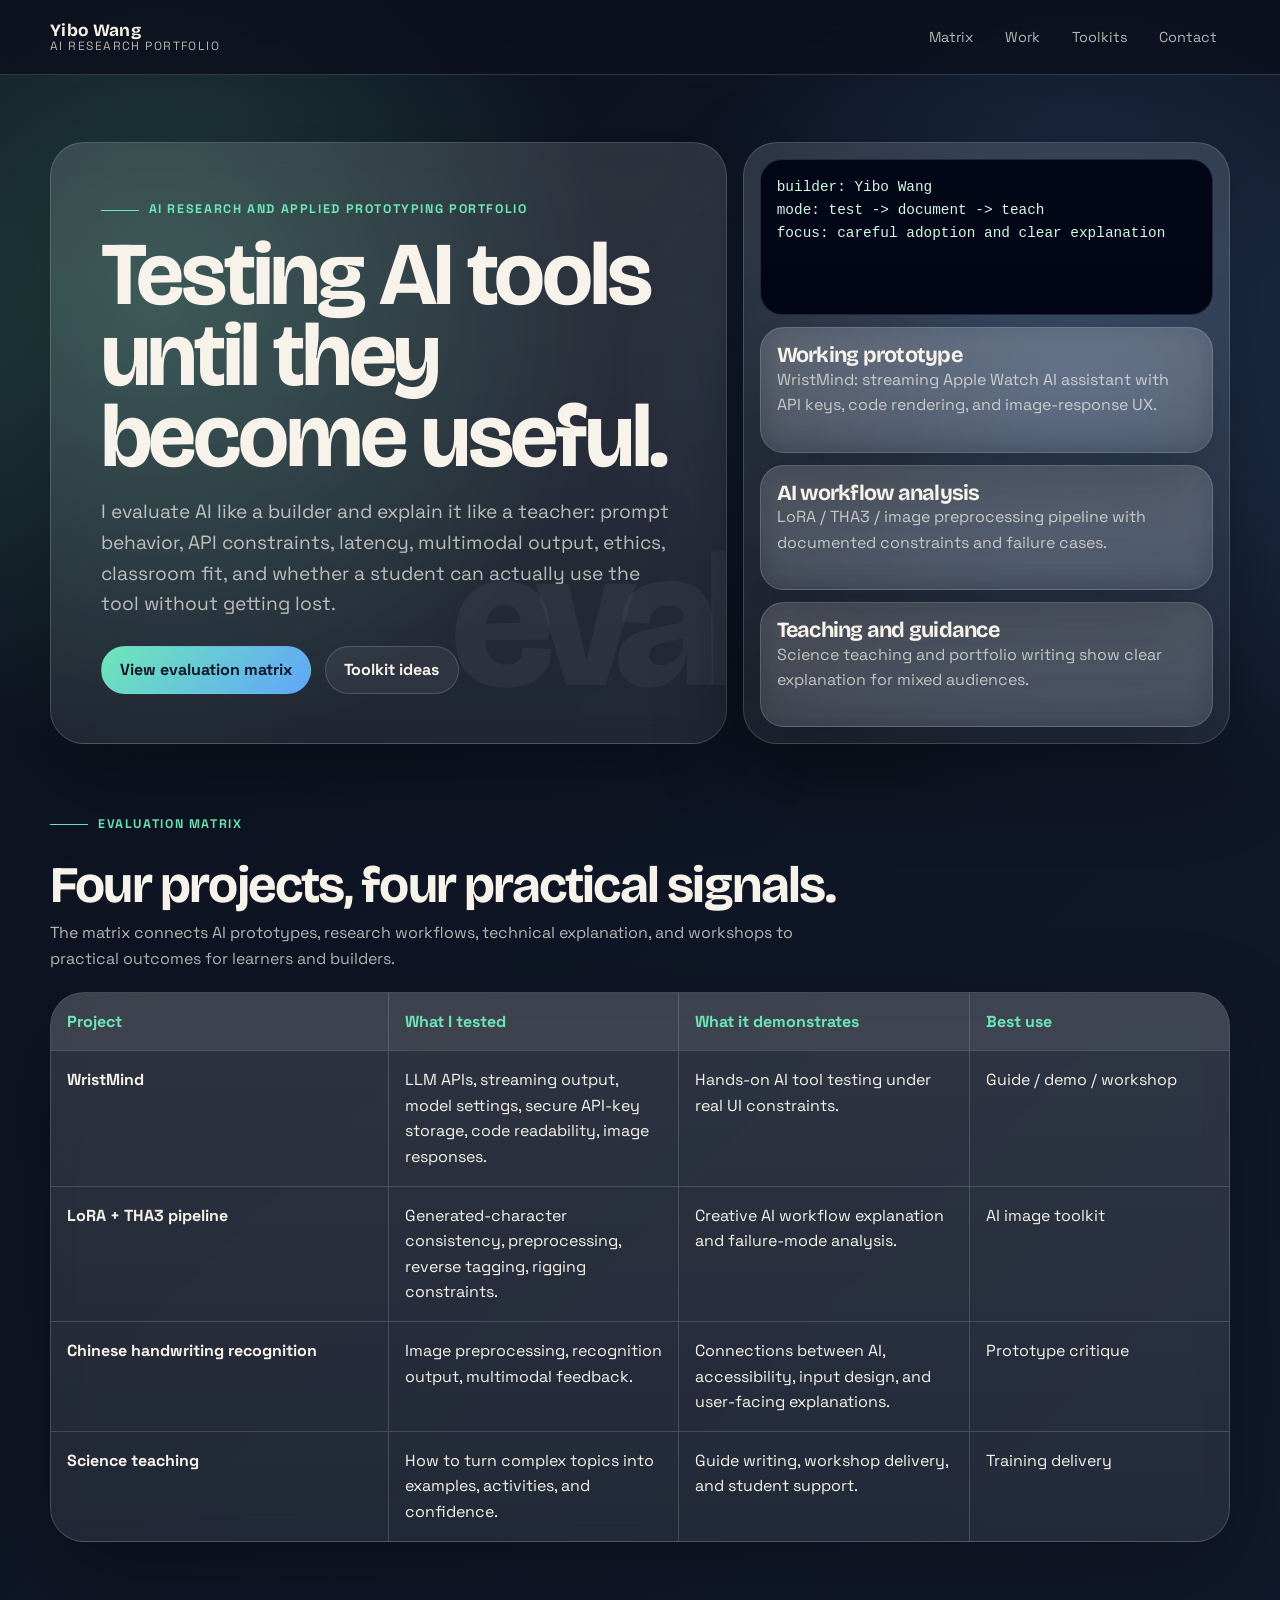
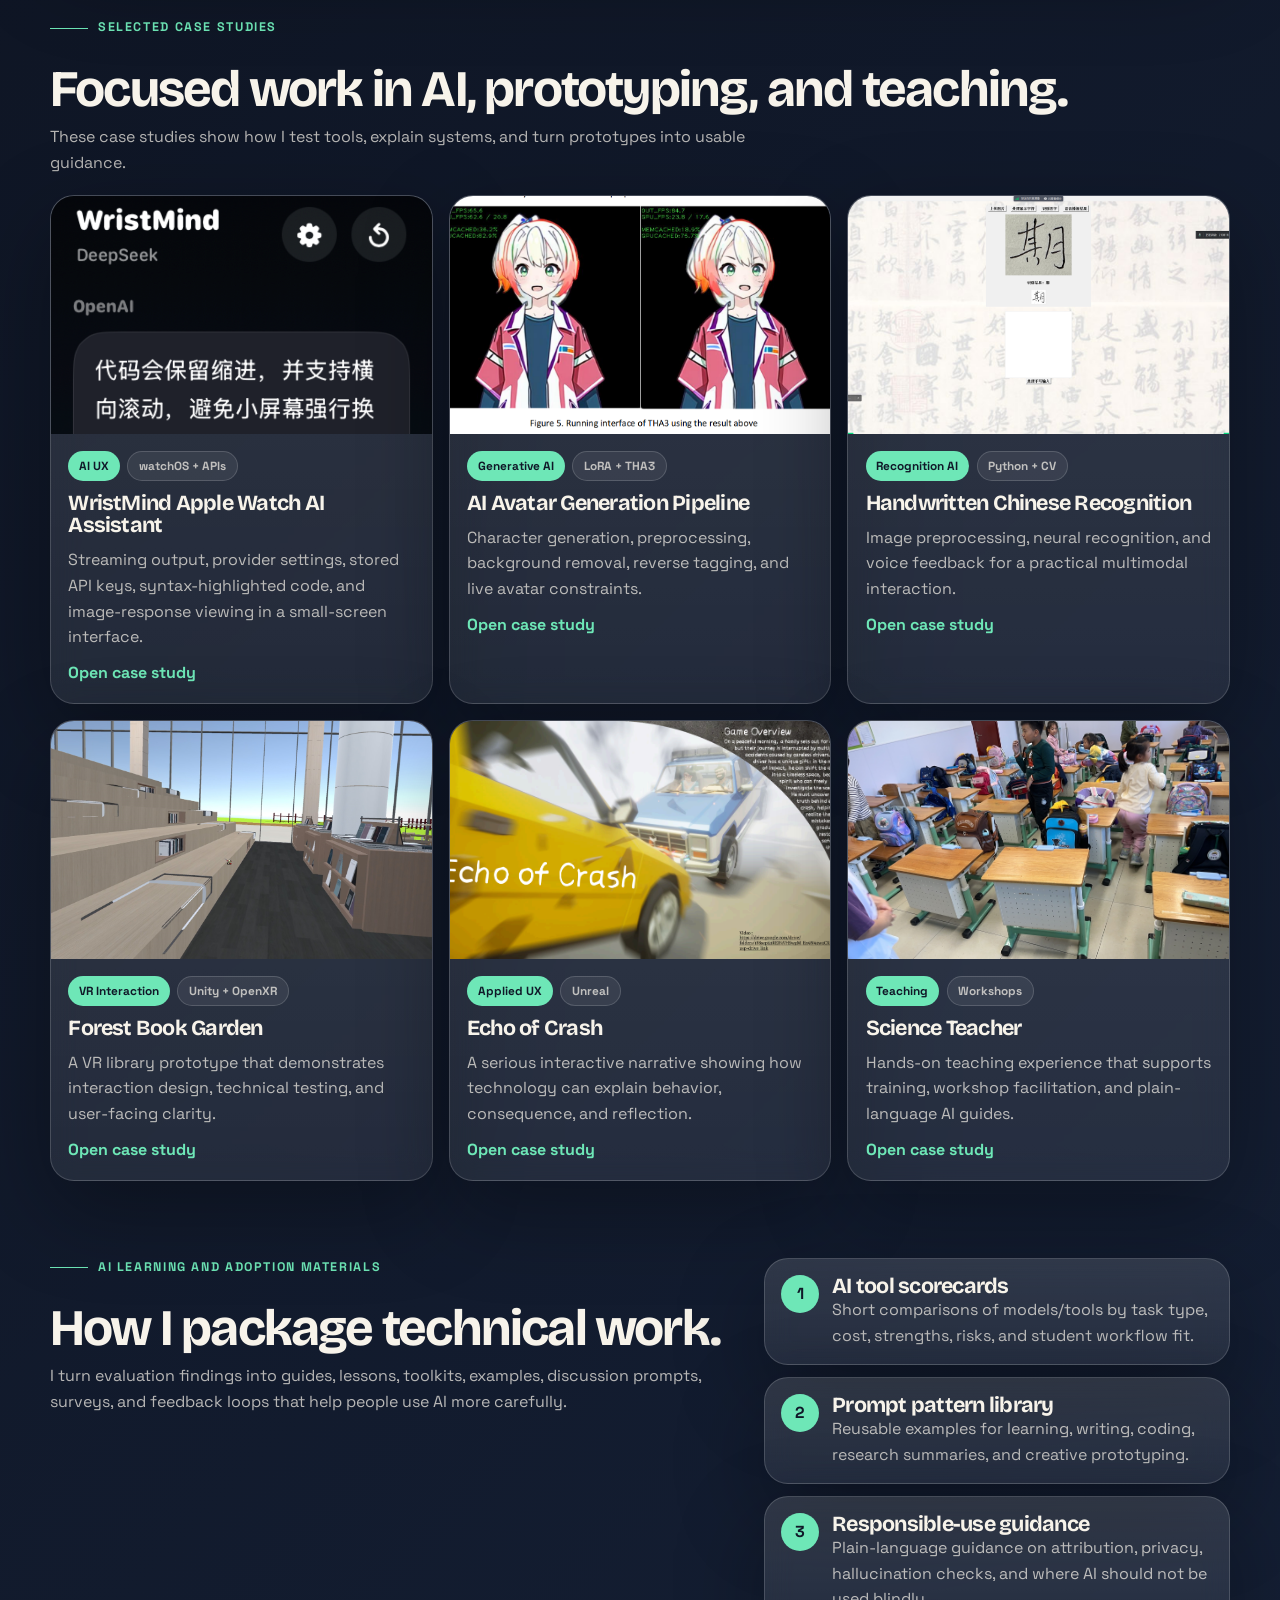
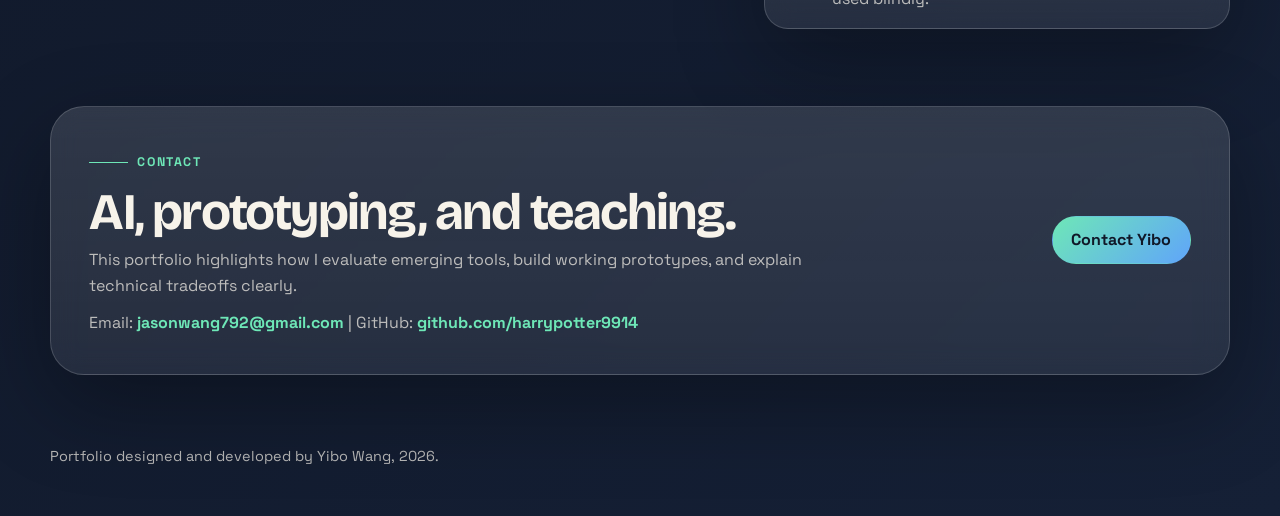
<file: index.html>
<!DOCTYPE html><html lang="en"><head><meta charset="UTF-8"><meta name="viewport" content="width=device-width, initial-scale=1.0"><!-- Google tag (gtag.js) --><script async src="https://www.googletagmanager.com/gtag/js?id=G-P1YFTKP2V9"></script><script>window.dataLayer=window.dataLayer||[];function gtag(){dataLayer.push(arguments);}gtag('js',new Date());gtag('config','G-P1YFTKP2V9');</script><title>Yibo Wang | AI Research Portfolio</title><meta name="description" content="AI research, prototyping, and teaching portfolio by Yibo Wang."><meta property="og:title" content="Yibo Wang | AI Research Portfolio"><meta property="og:description" content="AI research, prototyping, and teaching portfolio by Yibo Wang."><meta property="og:type" content="website"><link rel="preconnect" href="https://fonts.googleapis.com"><link rel="preconnect" href="https://fonts.gstatic.com" crossorigin><link href="https://fonts.googleapis.com/css2?family=Bricolage+Grotesque:wght@500;700;800&family=Space+Grotesk:wght@400;500;700&display=swap" rel="stylesheet"><link rel="stylesheet" href="assets/css/role-site.css"></head><body class="theme-ai"><header class="site-header"><div class="container header-row"><a class="brand" href="#top"><strong>Yibo Wang</strong><span>AI Research Portfolio</span></a><nav class="site-nav"><ul><li><a href="#matrix">Matrix</a></li><li><a href="#work">Work</a></li><li><a href="#toolkits">Toolkits</a></li><li><a href="#contact">Contact</a></li></ul></nav></div></header><main id="top">
<section class="ai-hero"><div class="container ai-hero-grid"><div class="card ai-main"><div class="eyebrow">AI Research and Applied Prototyping Portfolio</div><h1>Testing AI tools until they become useful.</h1><p class="lede">I evaluate AI like a builder and explain it like a teacher: prompt behavior, API constraints, latency, multimodal output, ethics, classroom fit, and whether a student can actually use the tool without getting lost.</p><div class="actions"><a class="button" href="#matrix">View evaluation matrix</a><a class="button-secondary" href="#toolkits">Toolkit ideas</a></div></div><aside class="terminal-card card"><pre>builder: Yibo Wang
mode: test -> document -> teach
focus: careful adoption and clear explanation</pre><div class="lab-stack"><div class="mini-card"><h3>Working prototype</h3><p>WristMind: streaming Apple Watch AI assistant with API keys, code rendering, and image-response UX.</p></div><div class="mini-card"><h3>AI workflow analysis</h3><p>LoRA / THA3 / image preprocessing pipeline with documented constraints and failure cases.</p></div><div class="mini-card"><h3>Teaching and guidance</h3><p>Science teaching and portfolio writing show clear explanation for mixed audiences.</p></div></div></aside></div></section>
<section class="section" id="matrix"><div class="container"><div class="section-heading"><div class="eyebrow">Evaluation matrix</div><h2>Four projects, four practical signals.</h2><p>The matrix connects AI prototypes, research workflows, technical explanation, and workshops to practical outcomes for learners and builders.</p></div><div class="matrix"><div class="matrix-row matrix-head"><div>Project</div><div>What I tested</div><div>What it demonstrates</div><div>Best use</div></div><div class="matrix-row"><div><strong>WristMind</strong></div><div>LLM APIs, streaming output, model settings, secure API-key storage, code readability, image responses.</div><div>Hands-on AI tool testing under real UI constraints.</div><div>Guide / demo / workshop</div></div><div class="matrix-row"><div><strong>LoRA + THA3 pipeline</strong></div><div>Generated-character consistency, preprocessing, reverse tagging, rigging constraints.</div><div>Creative AI workflow explanation and failure-mode analysis.</div><div>AI image toolkit</div></div><div class="matrix-row"><div><strong>Chinese handwriting recognition</strong></div><div>Image preprocessing, recognition output, multimodal feedback.</div><div>Connections between AI, accessibility, input design, and user-facing explanations.</div><div>Prototype critique</div></div><div class="matrix-row"><div><strong>Science teaching</strong></div><div>How to turn complex topics into examples, activities, and confidence.</div><div>Guide writing, workshop delivery, and student support.</div><div>Training delivery</div></div></div></div></section>
<section class="section" id="work"><div class="container"><div class="section-heading"><div class="eyebrow">Selected case studies</div><h2>Focused work in AI, prototyping, and teaching.</h2><p>These case studies show how I test tools, explain systems, and turn prototypes into usable guidance.</p></div><div class="grid-3"><article class="work-card"><img src="assets/images/wristmind/code.png" alt="WristMind Apple Watch code rendering screenshot"><div class="card-body"><div class="tag-row"><span class="tag">AI UX</span><span class="pill">watchOS + APIs</span></div><h3>WristMind Apple Watch AI Assistant</h3><p>Streaming output, provider settings, stored API keys, syntax-highlighted code, and image-response viewing in a small-screen interface.</p><a class="project-link" href="projects/wristmind.html">Open case study</a></div></article><article class="work-card"><img src="assets/images/research-project2.png" alt="AI Avatar Generation Pipeline"><div class="card-body"><div class="tag-row"><span class="tag">Generative AI</span><span class="pill">LoRA + THA3</span></div><h3>AI Avatar Generation Pipeline</h3><p>Character generation, preprocessing, background removal, reverse tagging, and live avatar constraints.</p><a class="project-link" href="projects/research-project2.html">Open case study</a></div></article><article class="work-card"><img src="assets/images/software-project2.png" alt="Handwritten Chinese Recognition"><div class="card-body"><div class="tag-row"><span class="tag">Recognition AI</span><span class="pill">Python + CV</span></div><h3>Handwritten Chinese Recognition</h3><p>Image preprocessing, neural recognition, and voice feedback for a practical multimodal interaction.</p><a class="project-link" href="projects/software-project2.html">Open case study</a></div></article><article class="work-card"><img src="assets/images/game-project1.png" alt="Forest Book Garden"><div class="card-body"><div class="tag-row"><span class="tag">VR Interaction</span><span class="pill">Unity + OpenXR</span></div><h3>Forest Book Garden</h3><p>A VR library prototype that demonstrates interaction design, technical testing, and user-facing clarity.</p><a class="project-link" href="projects/game-project1.html">Open case study</a></div></article><article class="work-card"><img src="assets/images/project3.png" alt="Echo of Crash"><div class="card-body"><div class="tag-row"><span class="tag">Applied UX</span><span class="pill">Unreal</span></div><h3>Echo of Crash</h3><p>A serious interactive narrative showing how technology can explain behavior, consequence, and reflection.</p><a class="project-link" href="projects/project3.html">Open case study</a></div></article><article class="work-card"><img src="assets/images/volunteer-project2.jpg" alt="Science Teacher"><div class="card-body"><div class="tag-row"><span class="tag">Teaching</span><span class="pill">Workshops</span></div><h3>Science Teacher</h3><p>Hands-on teaching experience that supports training, workshop facilitation, and plain-language AI guides.</p><a class="project-link" href="projects/volunteer-project2.html">Open case study</a></div></article></div></div></section>
<section class="section" id="toolkits"><div class="container toolkit-grid"><div><div class="section-heading"><div class="eyebrow">AI learning and adoption materials</div><h2>How I package technical work.</h2><p>I turn evaluation findings into guides, lessons, toolkits, examples, discussion prompts, surveys, and feedback loops that help people use AI more carefully.</p></div></div><div class="toolkit-list"><div class="mini-card"><span class="number">1</span><div><h3>AI tool scorecards</h3><p>Short comparisons of models/tools by task type, cost, strengths, risks, and student workflow fit.</p></div></div><div class="mini-card"><span class="number">2</span><div><h3>Prompt pattern library</h3><p>Reusable examples for learning, writing, coding, research summaries, and creative prototyping.</p></div></div><div class="mini-card"><span class="number">3</span><div><h3>Responsible-use guidance</h3><p>Plain-language guidance on attribution, privacy, hallucination checks, and where AI should not be used blindly.</p></div></div></div></div></section>
<section class="section" id="contact"><div class="container contact-card card"><div><div class="eyebrow">Contact</div><h2>AI, prototyping, and teaching.</h2><p>This portfolio highlights how I evaluate emerging tools, build working prototypes, and explain technical tradeoffs clearly.</p><p>Email: <a class="project-link" href="mailto:jasonwang792@gmail.com">jasonwang792@gmail.com</a> | GitHub: <a class="project-link" href="https://github.com/harrypotter9914">github.com/harrypotter9914</a></p></div><a class="button" href="mailto:jasonwang792@gmail.com">Contact Yibo</a></div></section>
</main><footer class="footer"><div class="container">Portfolio designed and developed by Yibo Wang, 2026.</div></footer></body></html>
</file>
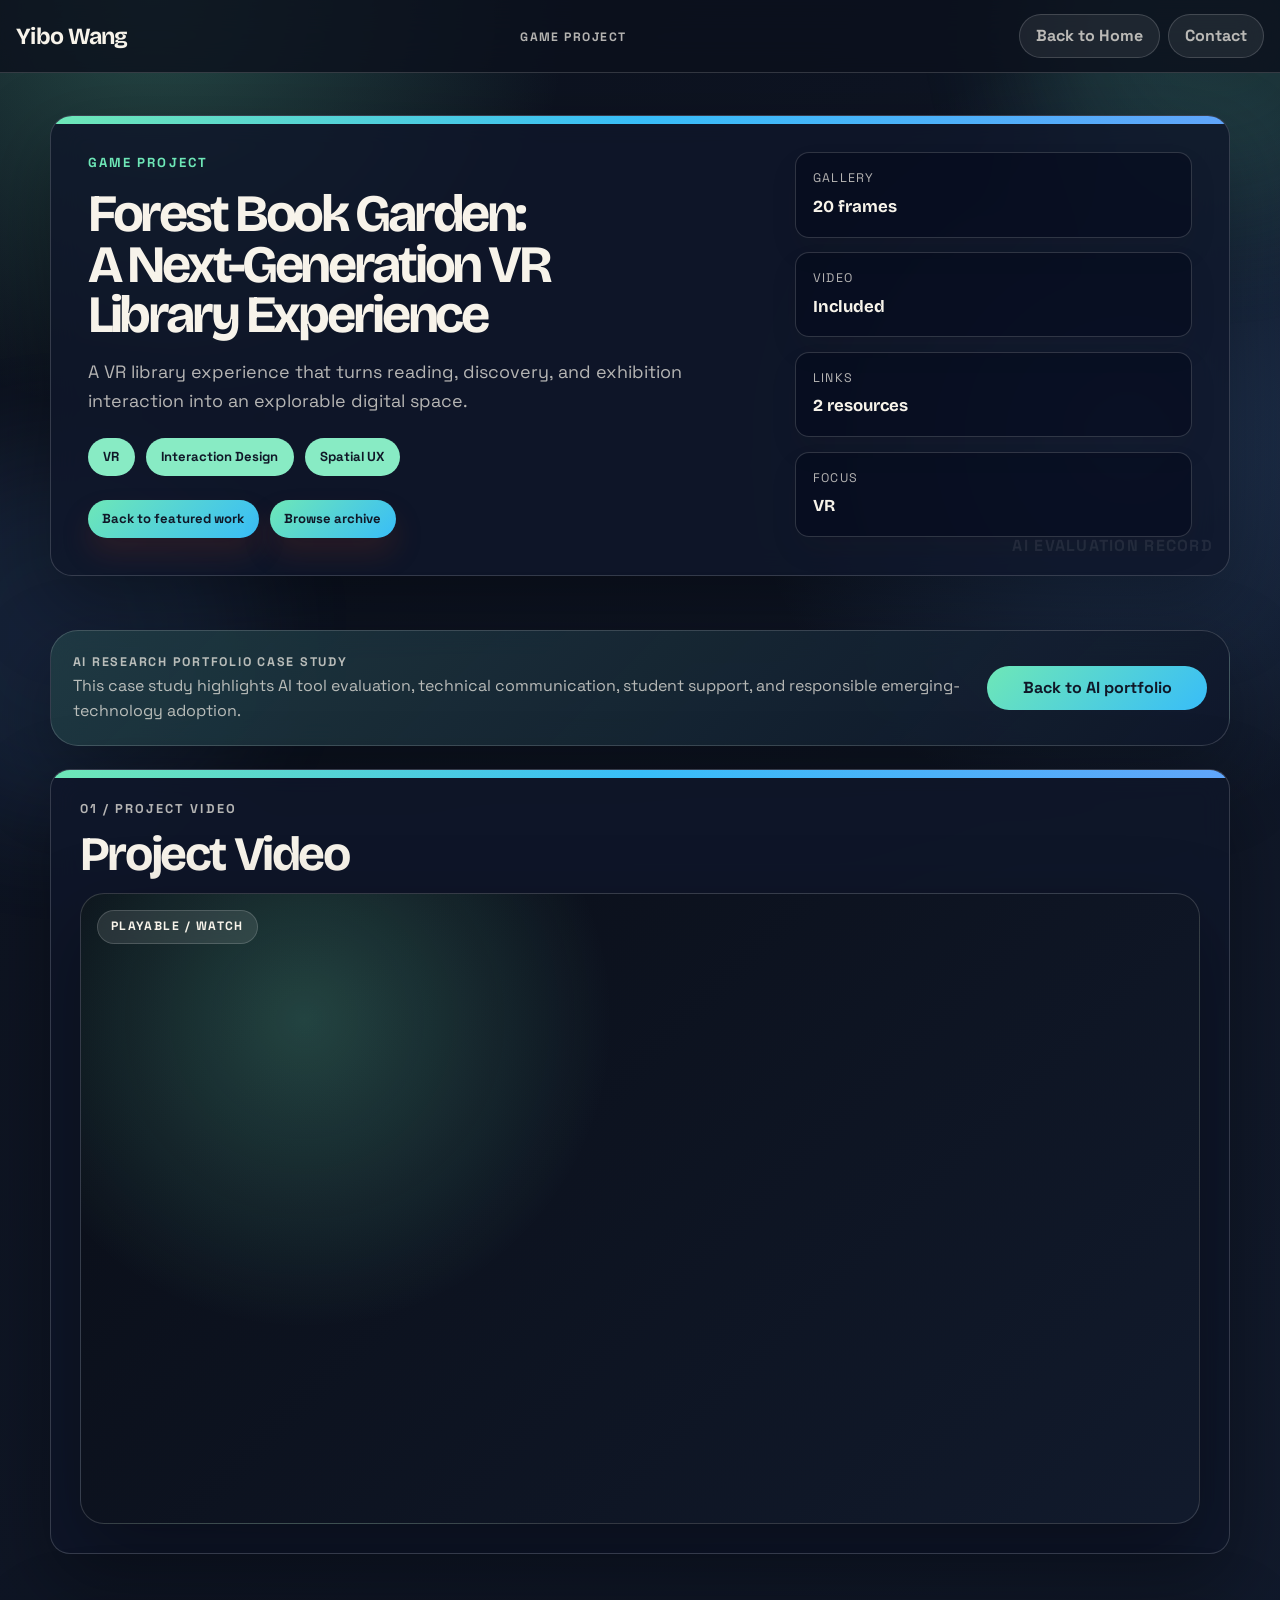
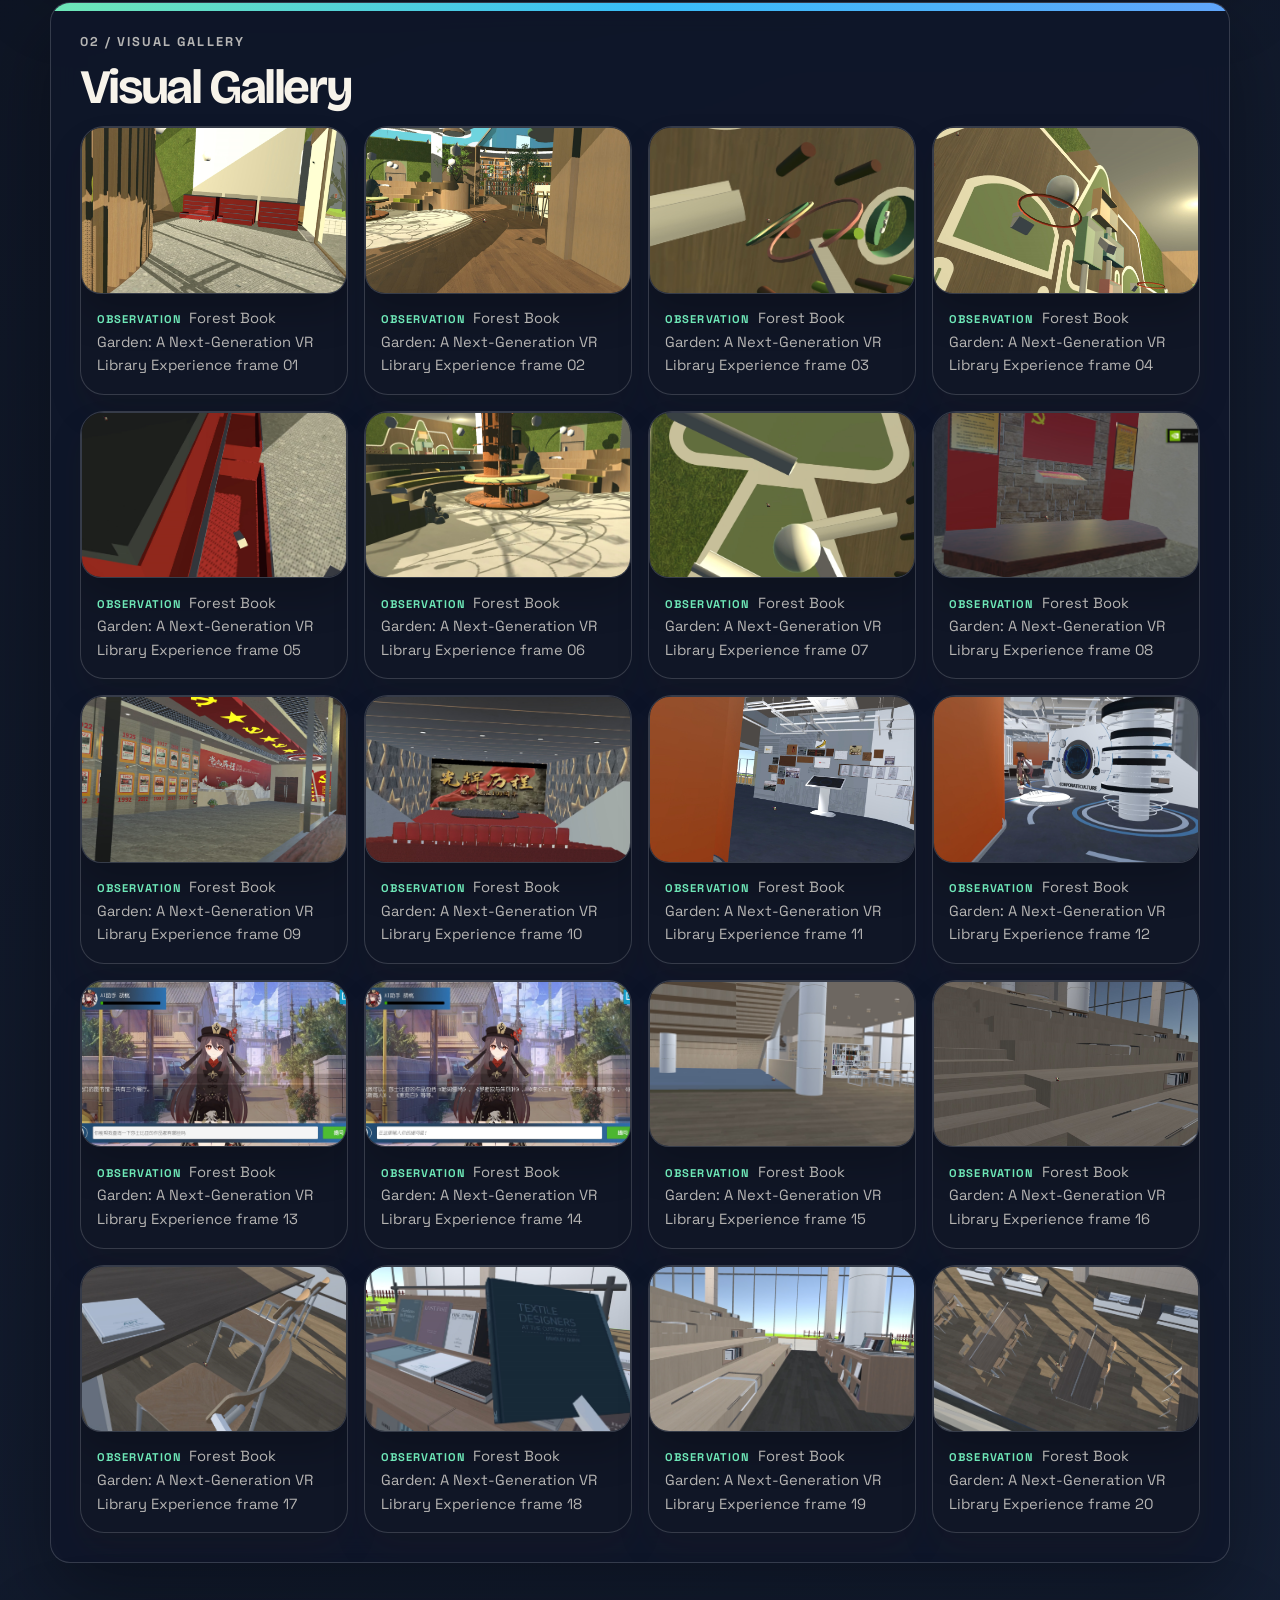
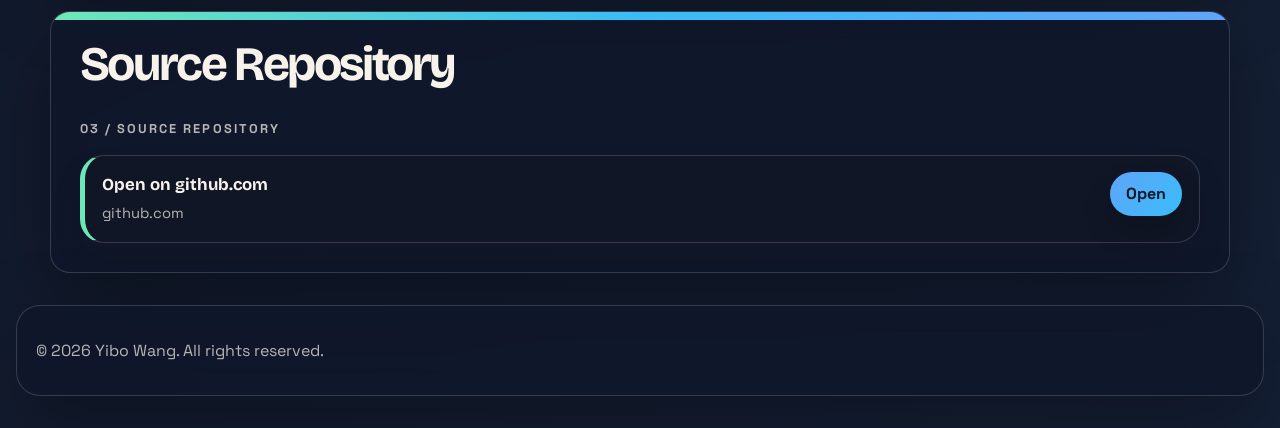
<file: projects/game-project1.html>
<!DOCTYPE html>
<html lang="en">
<head>
    <meta charset="UTF-8">
    <meta name="viewport" content="width=device-width, initial-scale=1.0">
    <title>Forest Book Garden: A Next-Generation VR Library Experience - Details</title>
    <link rel="stylesheet" href="../assets/css/project-style.css">
    <link rel="stylesheet" href="../assets/css/role-project.css">
	<!-- Google tag (gtag.js) -->
	<script async src="https://www.googletagmanager.com/gtag/js?id=G-P1YFTKP2V9"></script>
	<script>
	  window.dataLayer = window.dataLayer || [];
	  function gtag(){dataLayer.push(arguments);}
	  gtag('js', new Date());
	
	  gtag('config', 'G-P1YFTKP2V9');
	</script>
</head>
<body class="project-page role-ai-detail">
    <!-- Header Section -->
    <header>
        <div class="container">
            <h1 class="logo">Forest Book Garden: A Next-Generation VR Library Experience - Details</h1>
            <nav>
                <ul>
                    <li><a href="../index.html">Back to AI portfolio</a></li>
                    <li><a href="../index.html#contact">Contact</a></li>
                </ul>
            </nav>
        </div>
    </header>

    <section class="role-project-bridge" aria-label="Portfolio project context">
        <div class="container">
            <div>
                <p class="role-project-kicker">AI Research Portfolio Case Study</p>
                <p>This case study highlights AI tool evaluation, technical communication, student support, and responsible emerging-technology adoption.</p>
            </div>
            <a class="role-home-link" href="../index.html">Back to AI portfolio</a>
        </div>
    </section>


    <!-- Embedded YouTube Video Section -->
    <section id="project-video" class="section">
        <div class="container">
            <h2>Project Video</h2>
            <div class="video-wrapper">
                <iframe
                    src="https://www.youtube.com/embed/ekobLpkFEgE?si=GnJCuXuAipWCIRlk" 
                    title="YouTube video player" 
                    frameborder="0" 
                    allow="accelerometer; autoplay; clipboard-write; encrypted-media; gyroscope; picture-in-picture" 
                    allowfullscreen>
                </iframe>
            </div>
        </div>
    </section>

    <!-- Project Images Section -->
    <section id="project-images" class="section">
        <div class="container">
            <h2>Visual Gallery</h2>
            <div class="image-gallery">
                <img src="../assets/images/game-project1-img1.png" alt="Image 1">
                <img src="../assets/images/game-project1-img2.png" alt="Image 2">
                <img src="../assets/images/game-project1-img3.png" alt="Image 3">
                <img src="../assets/images/game-project1-img4.png" alt="Image 4">
                <img src="../assets/images/game-project1-img5.png" alt="Image 5">
                <img src="../assets/images/game-project1-img6.png" alt="Image 6">
                <img src="../assets/images/game-project1-img7.png" alt="Image 7">
				<img src="../assets/images/game-project1-img8.png" alt="Image 8">
				<img src="../assets/images/game-project1-img9.png" alt="Image 9">
				<img src="../assets/images/game-project1-img10.png" alt="Image 10">
				<img src="../assets/images/game-project1-img11.png" alt="Image 11">
				<img src="../assets/images/game-project1-img12.png" alt="Image 12">
				<img src="../assets/images/game-project1-img13.png" alt="Image 13">
				<img src="../assets/images/game-project1-img14.png" alt="Image 14">
				<img src="../assets/images/game-project1-img15.png" alt="Image 15">
				<img src="../assets/images/game-project1-img16.png" alt="Image 16">
				<img src="../assets/images/game-project1-img17.png" alt="Image 17">
				<img src="../assets/images/game-project1-img18.png" alt="Image 18">
				<img src="../assets/images/game-project1-img19.png" alt="Image 19">
				<img src="../assets/images/game-project1-img20.png" alt="Image 20">
            </div>
        </div>
    </section>

<!-- Code Section -->
    <section id="project-code" class="section">
        <div class="container">
            <h2>Source Repository</h2>
            <p>You can find the source code for this project on GitHub. Click the link below to explore the repository:</p>
            <a href="https://github.com/harrypotter9914/Forest-Book-Garden-A-Next-Generation-VR-Library-Experience" target="_blank">
                <img src="../assets/images/github-logo.png" alt="GitHub Logo" style="width: 150px; height: auto;">
            </a>
            <p><a href="https://github.com/harrypotter9914/Forest-Book-Garden-A-Next-Generation-VR-Library-Experience" target="_blank">View the GitHub Repository</a></p>
        </div>
    </section>

    <!-- Back to Top Button -->
    <div id="back-to-top">
        <button>&uarr; Top</button>
    </div>
	
    <footer>
        <div class="container">
            <p>&copy; 2026 Yibo Wang. All rights reserved.</p>
        </div>
    </footer>
	<!-- Fullscreen Image Modal -->
	<div id="imageModal" class="modal">
	    <span class="close" onclick="closeModal()">&times;</span>
	    <div id="imageContainer">
	        <img class="modal-content" id="modalImage">
	    </div>
	</div>
	<script src="../assets/js/script.js"></script>
</body>
</html>
</file>
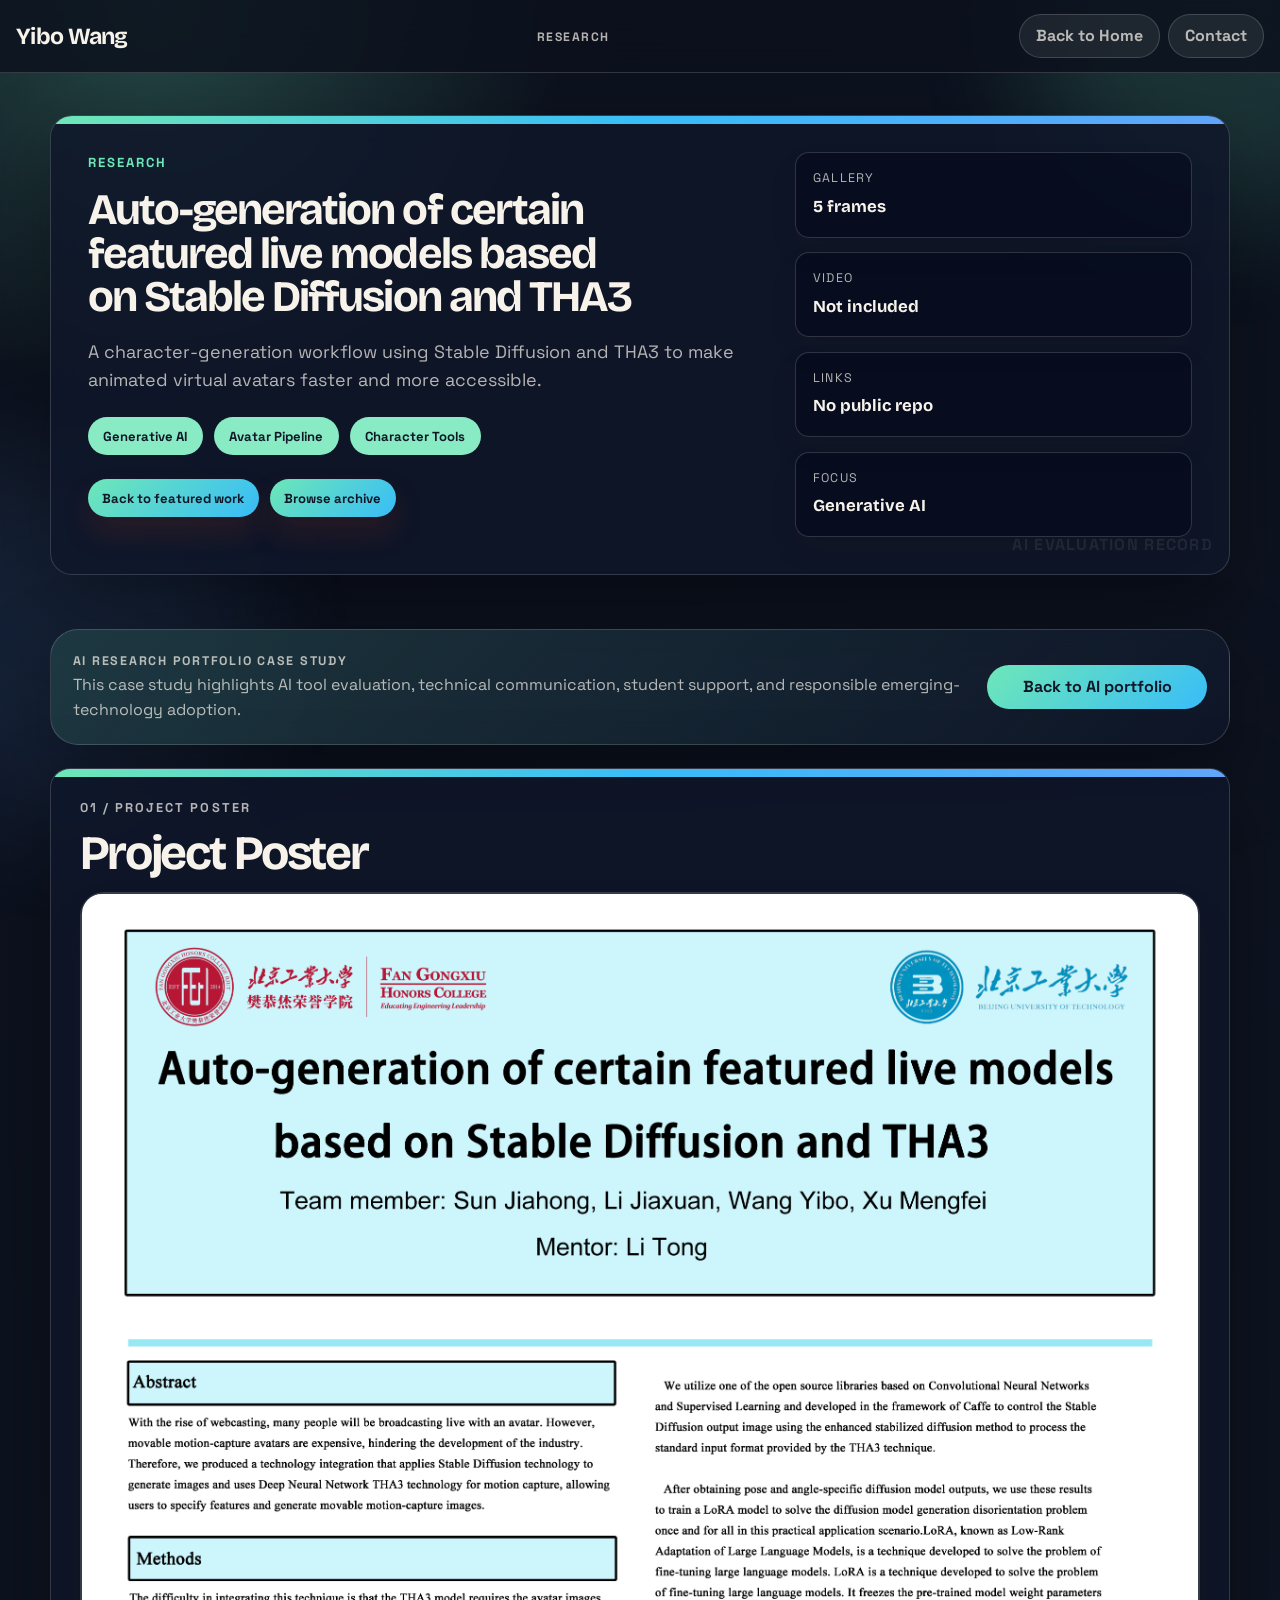
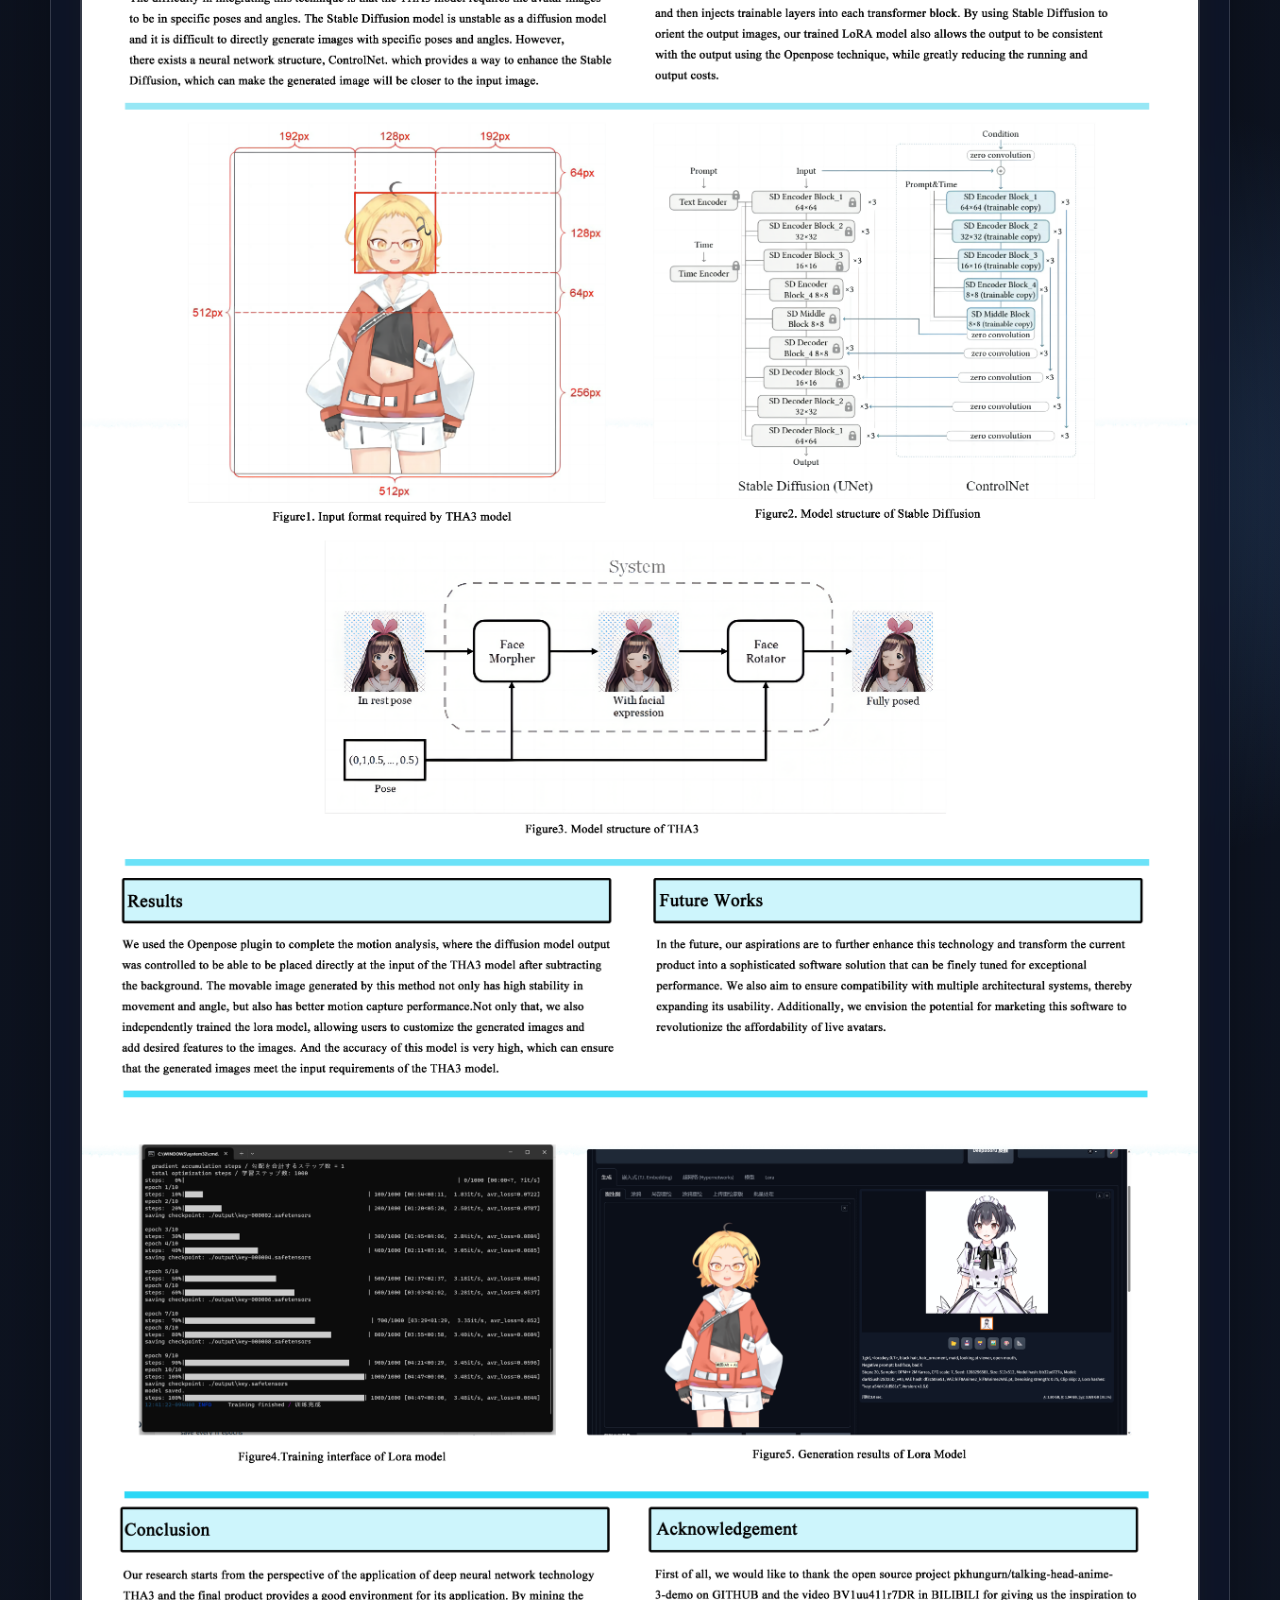
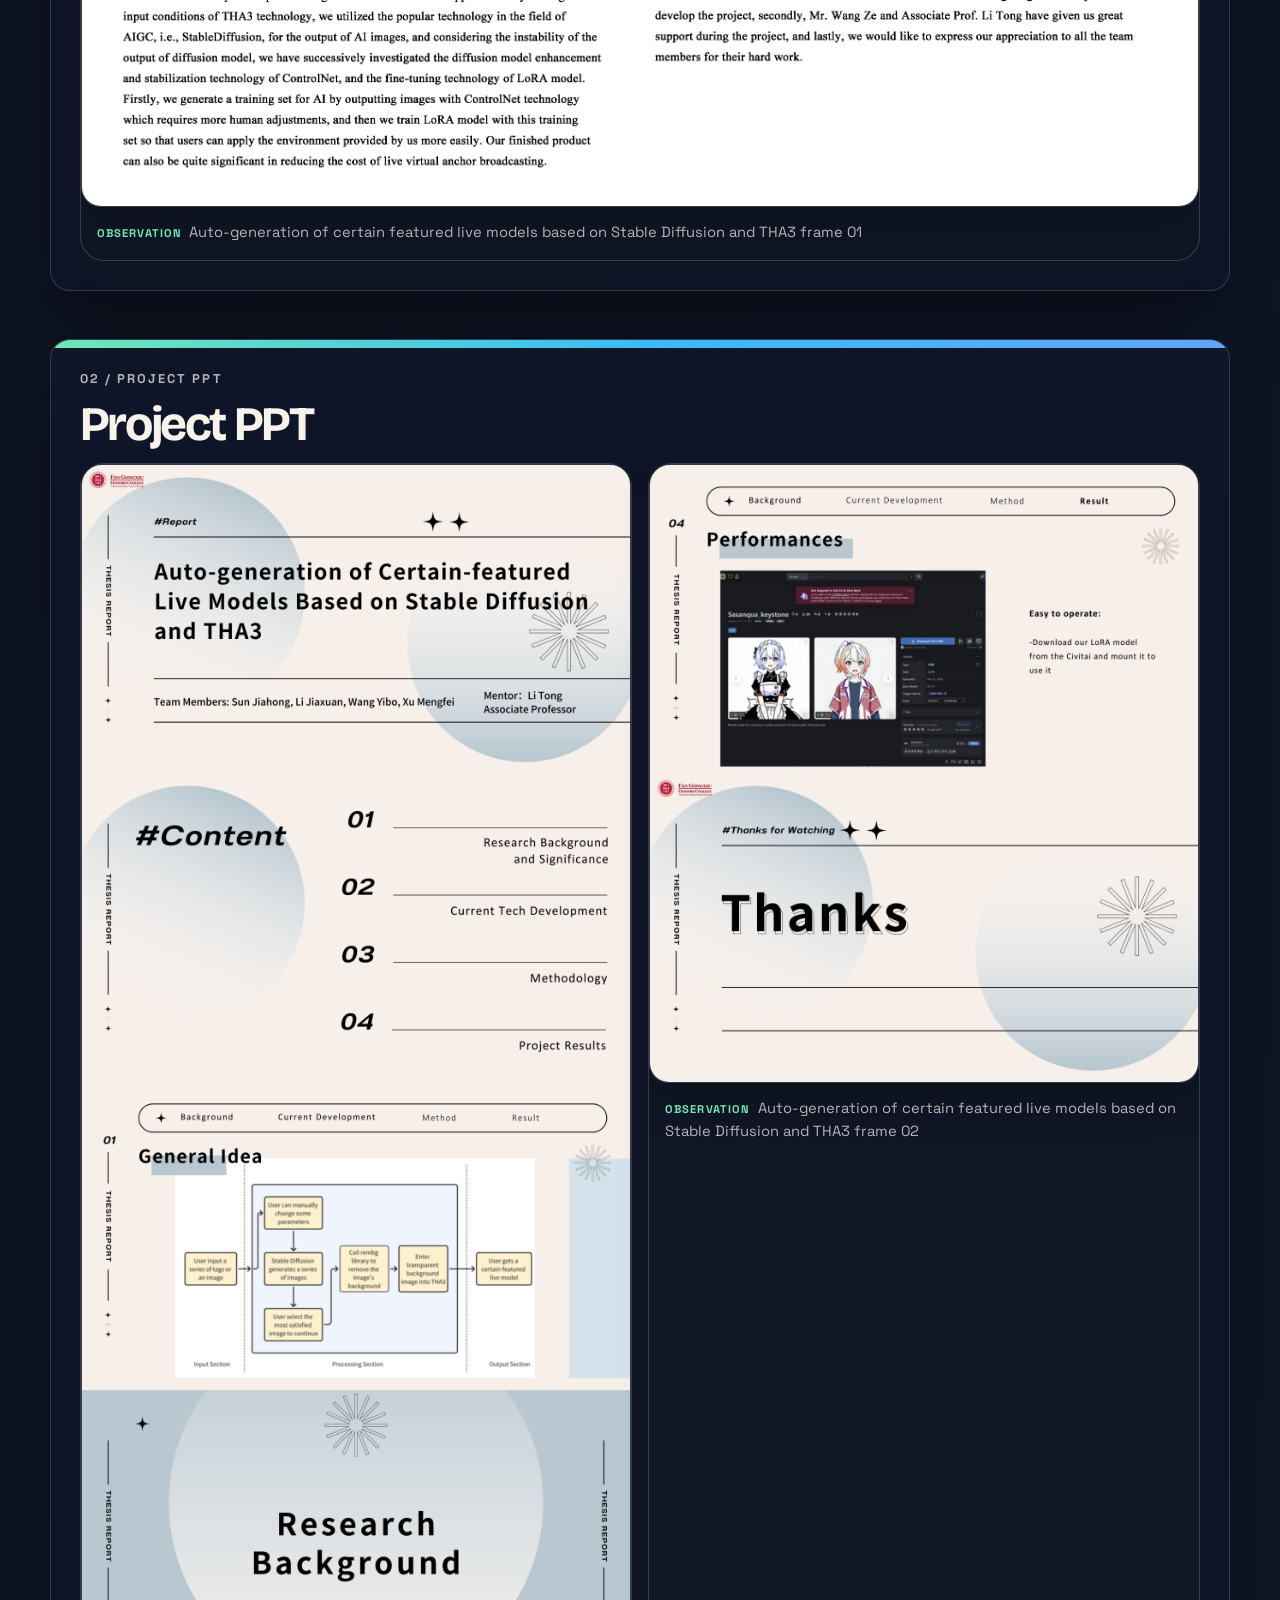
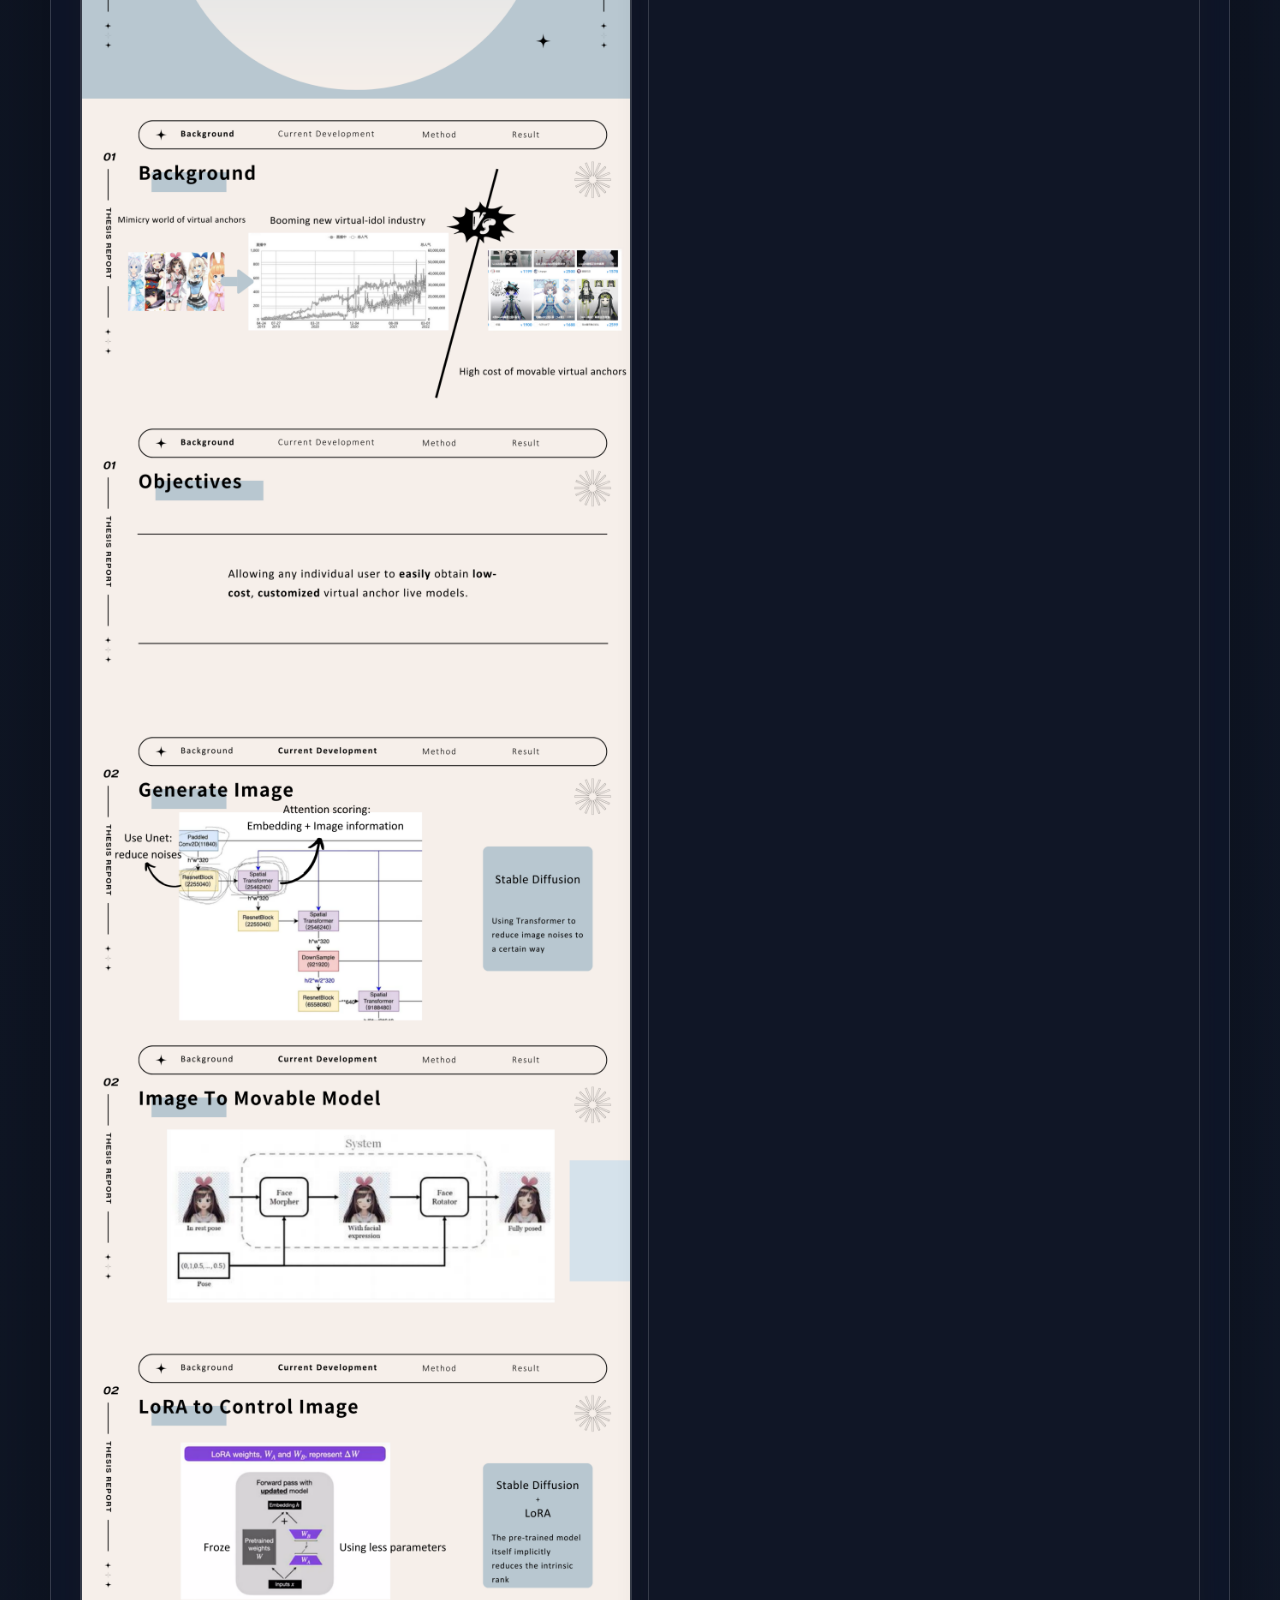
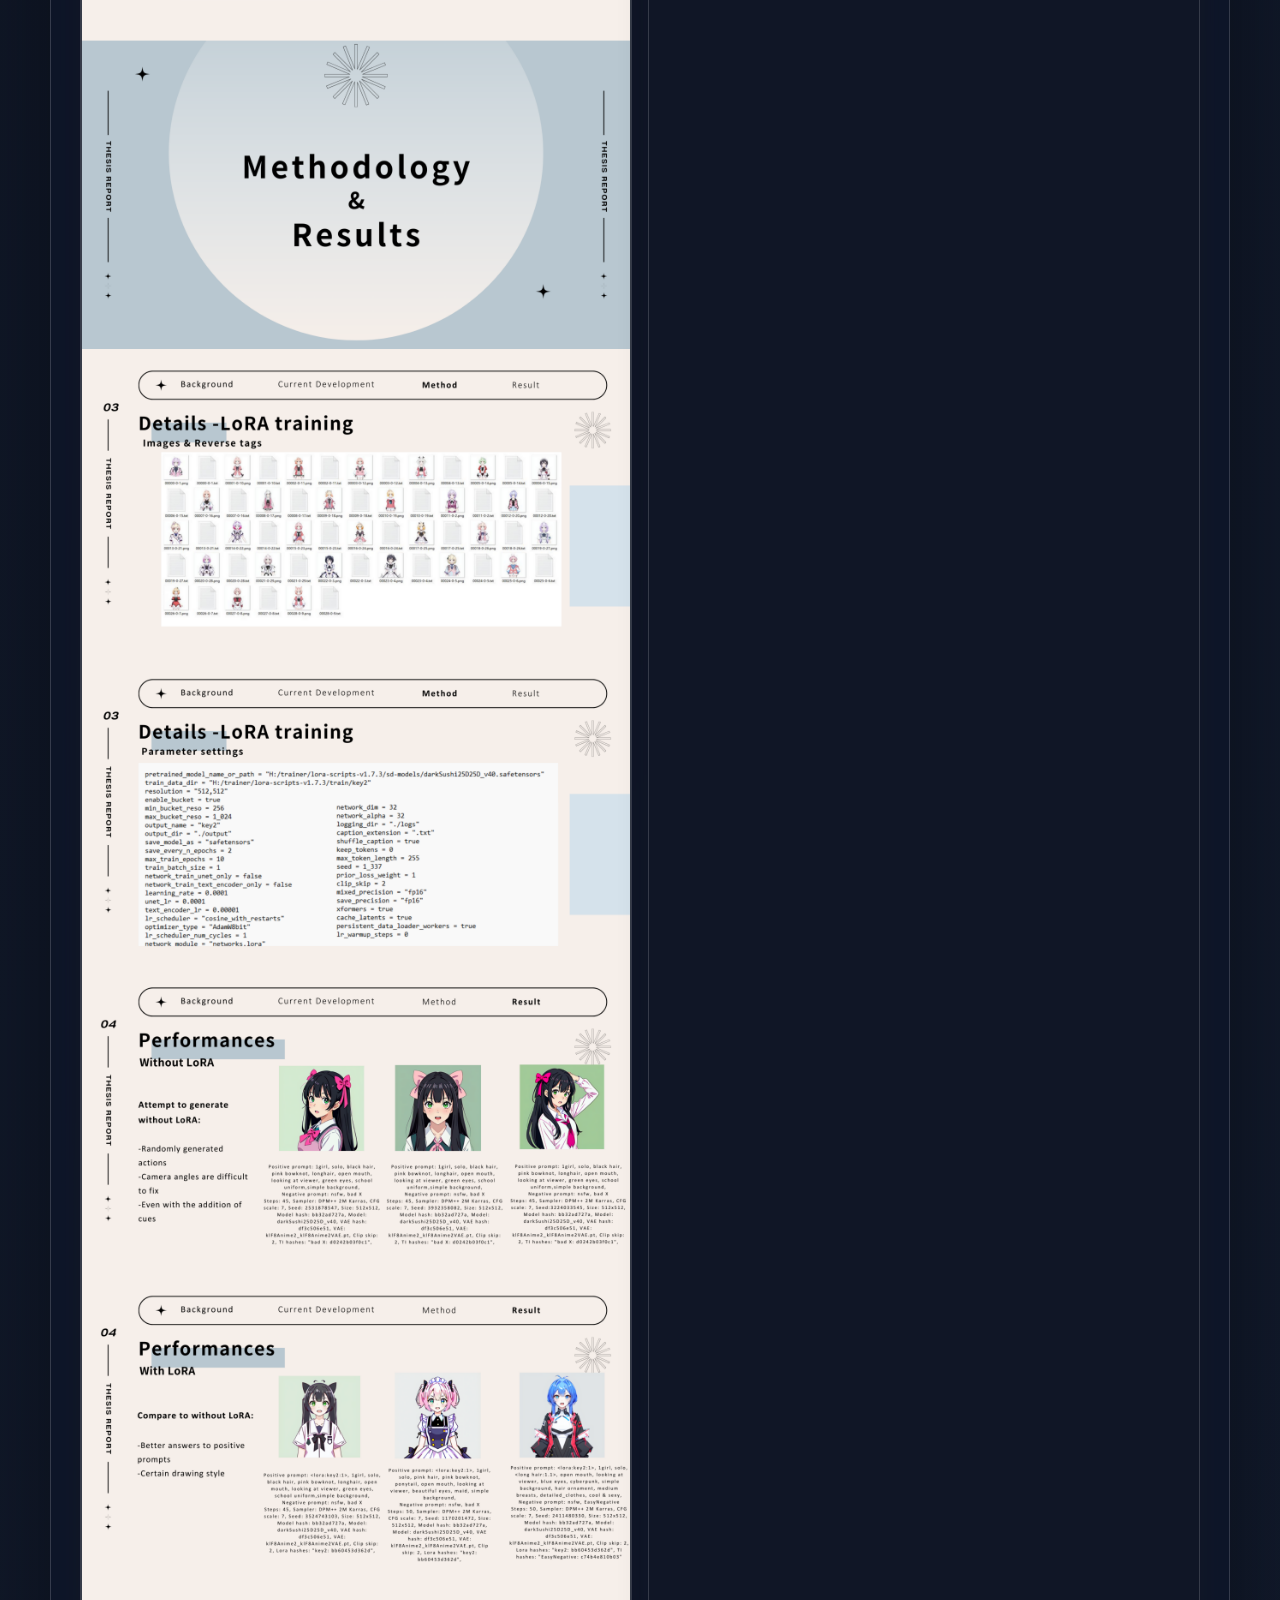
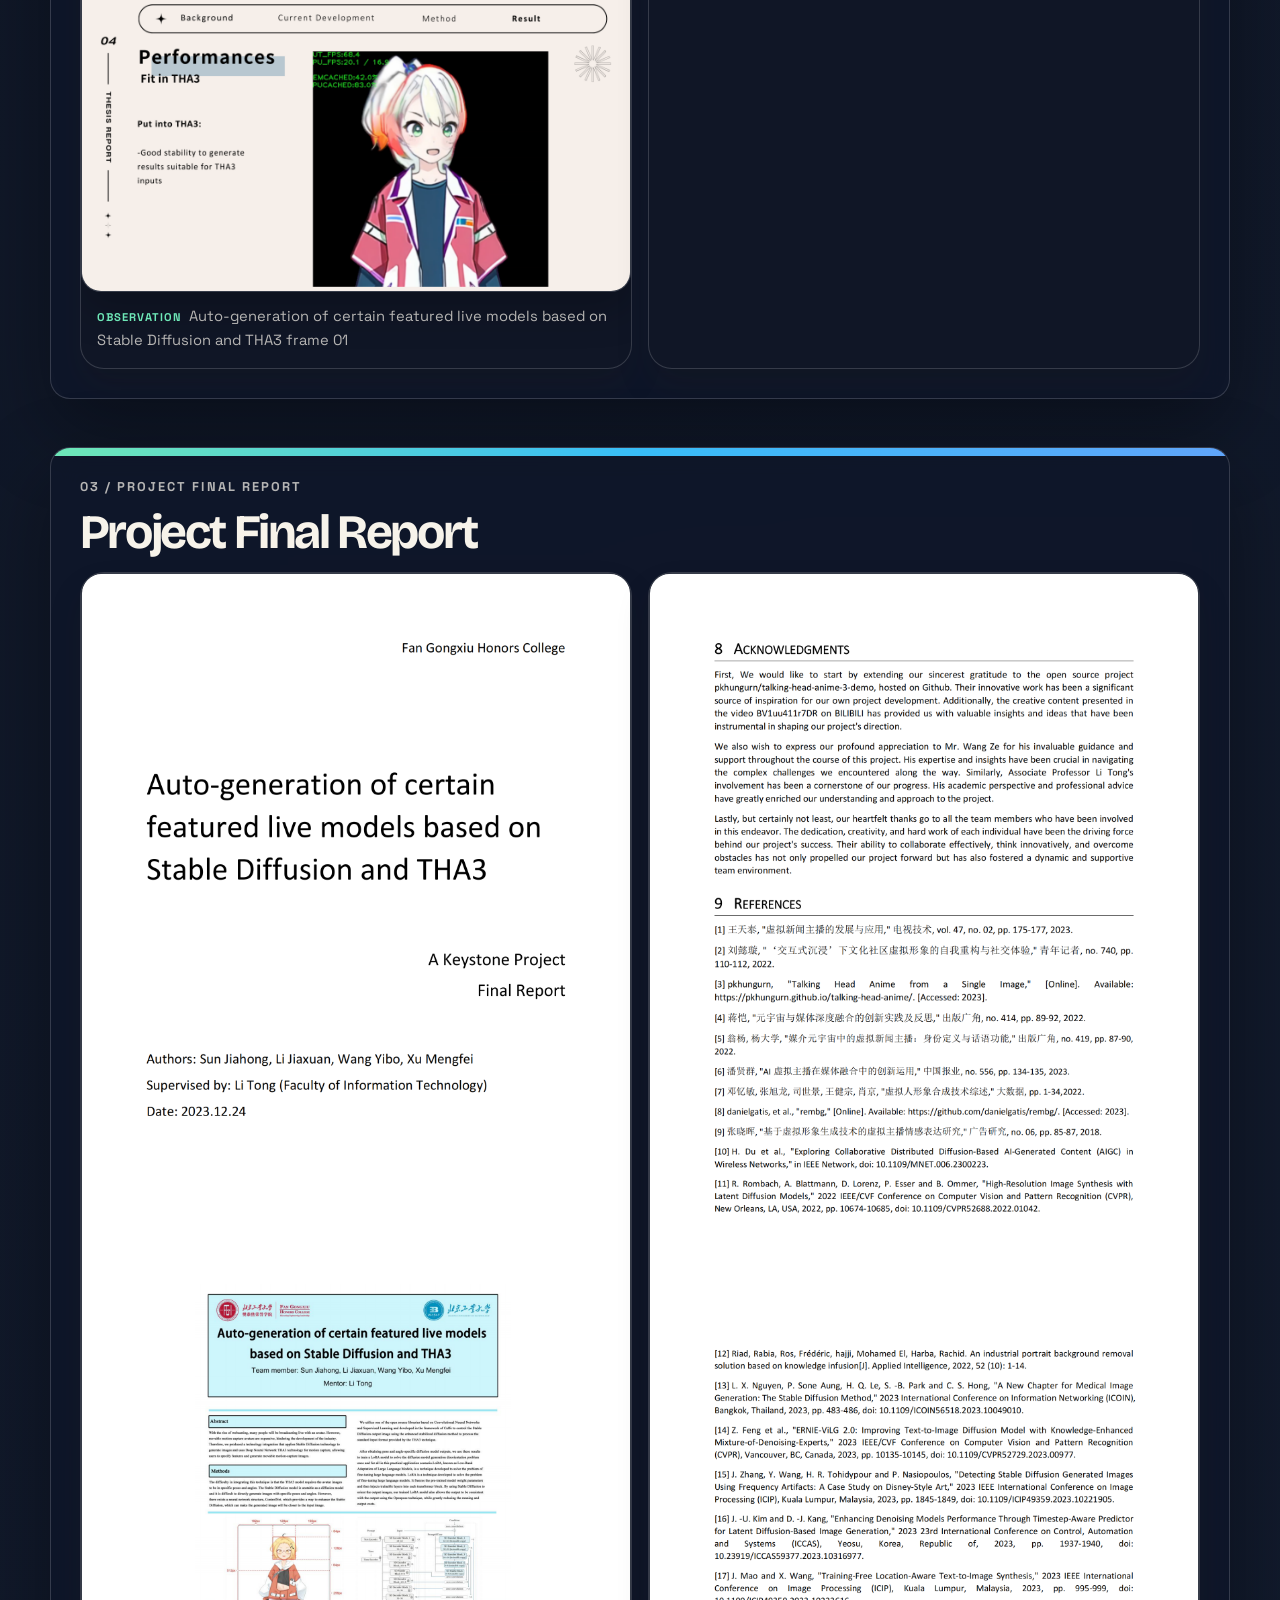
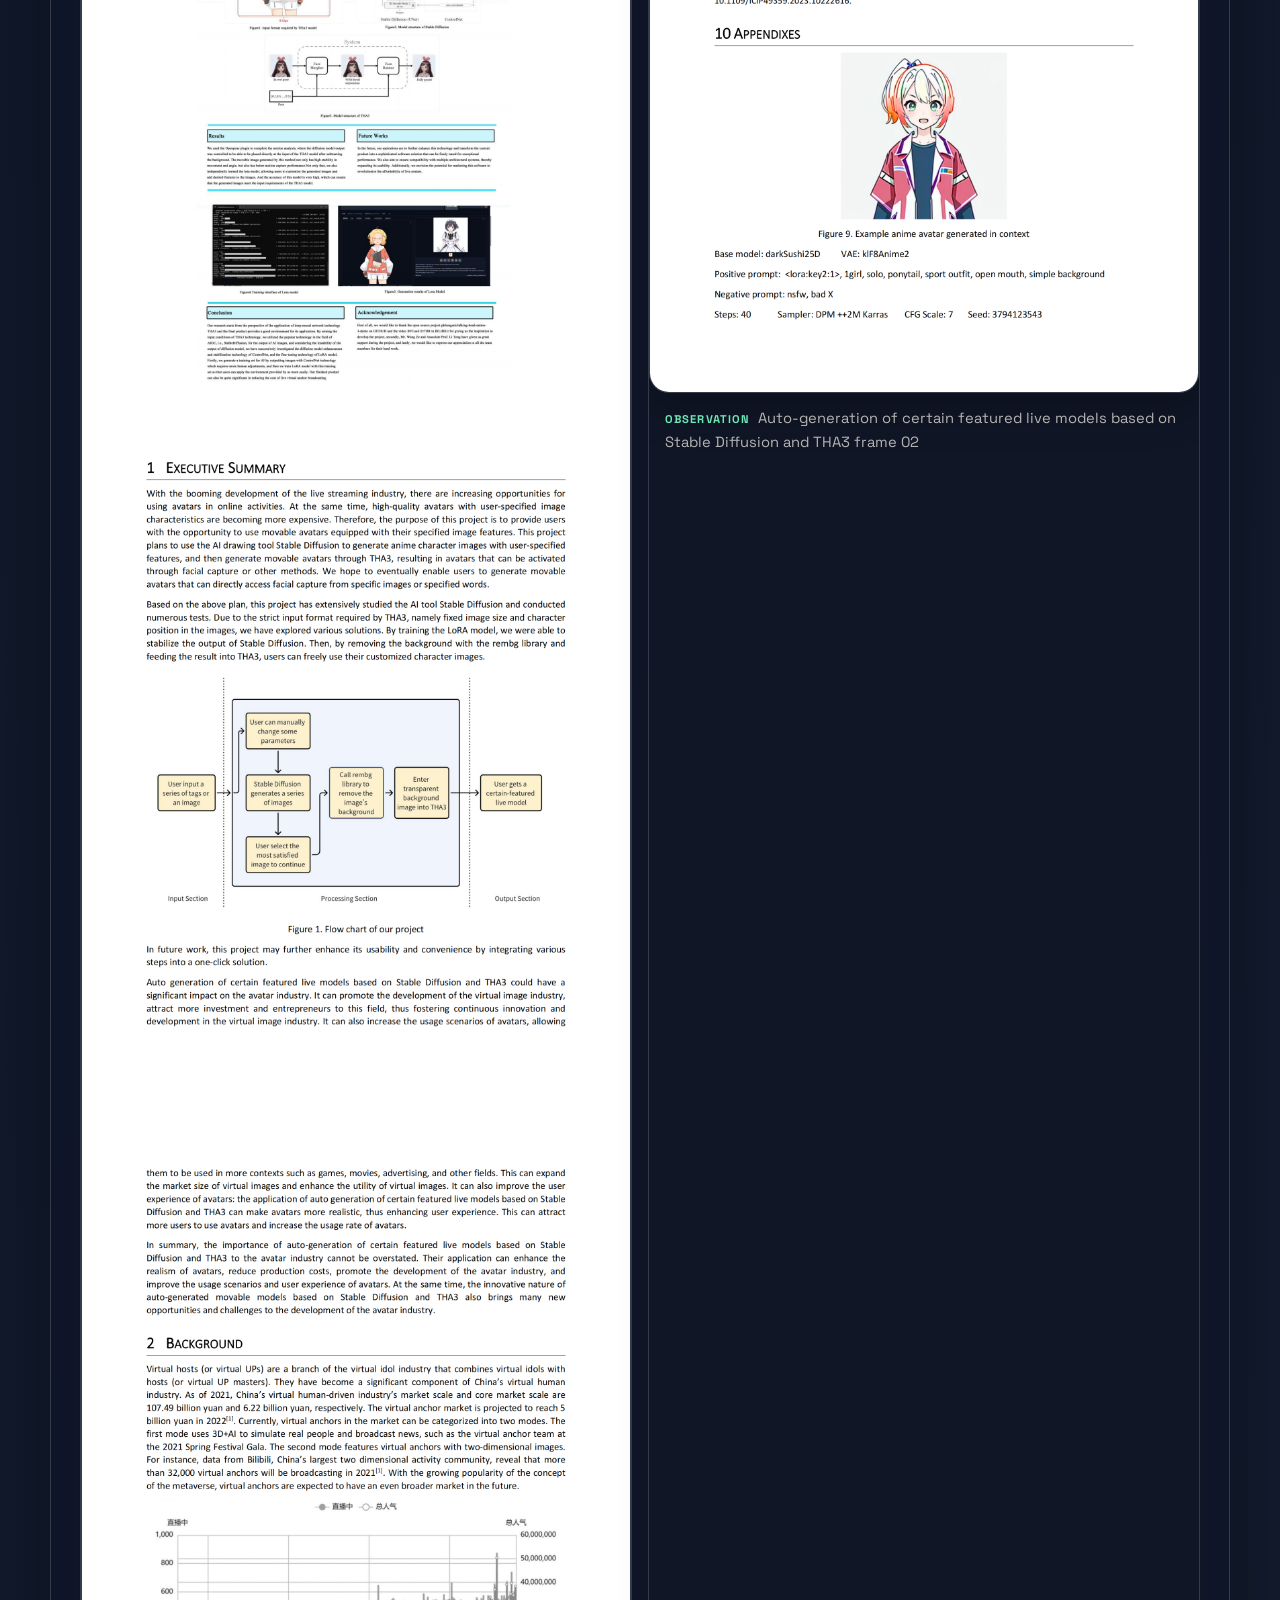
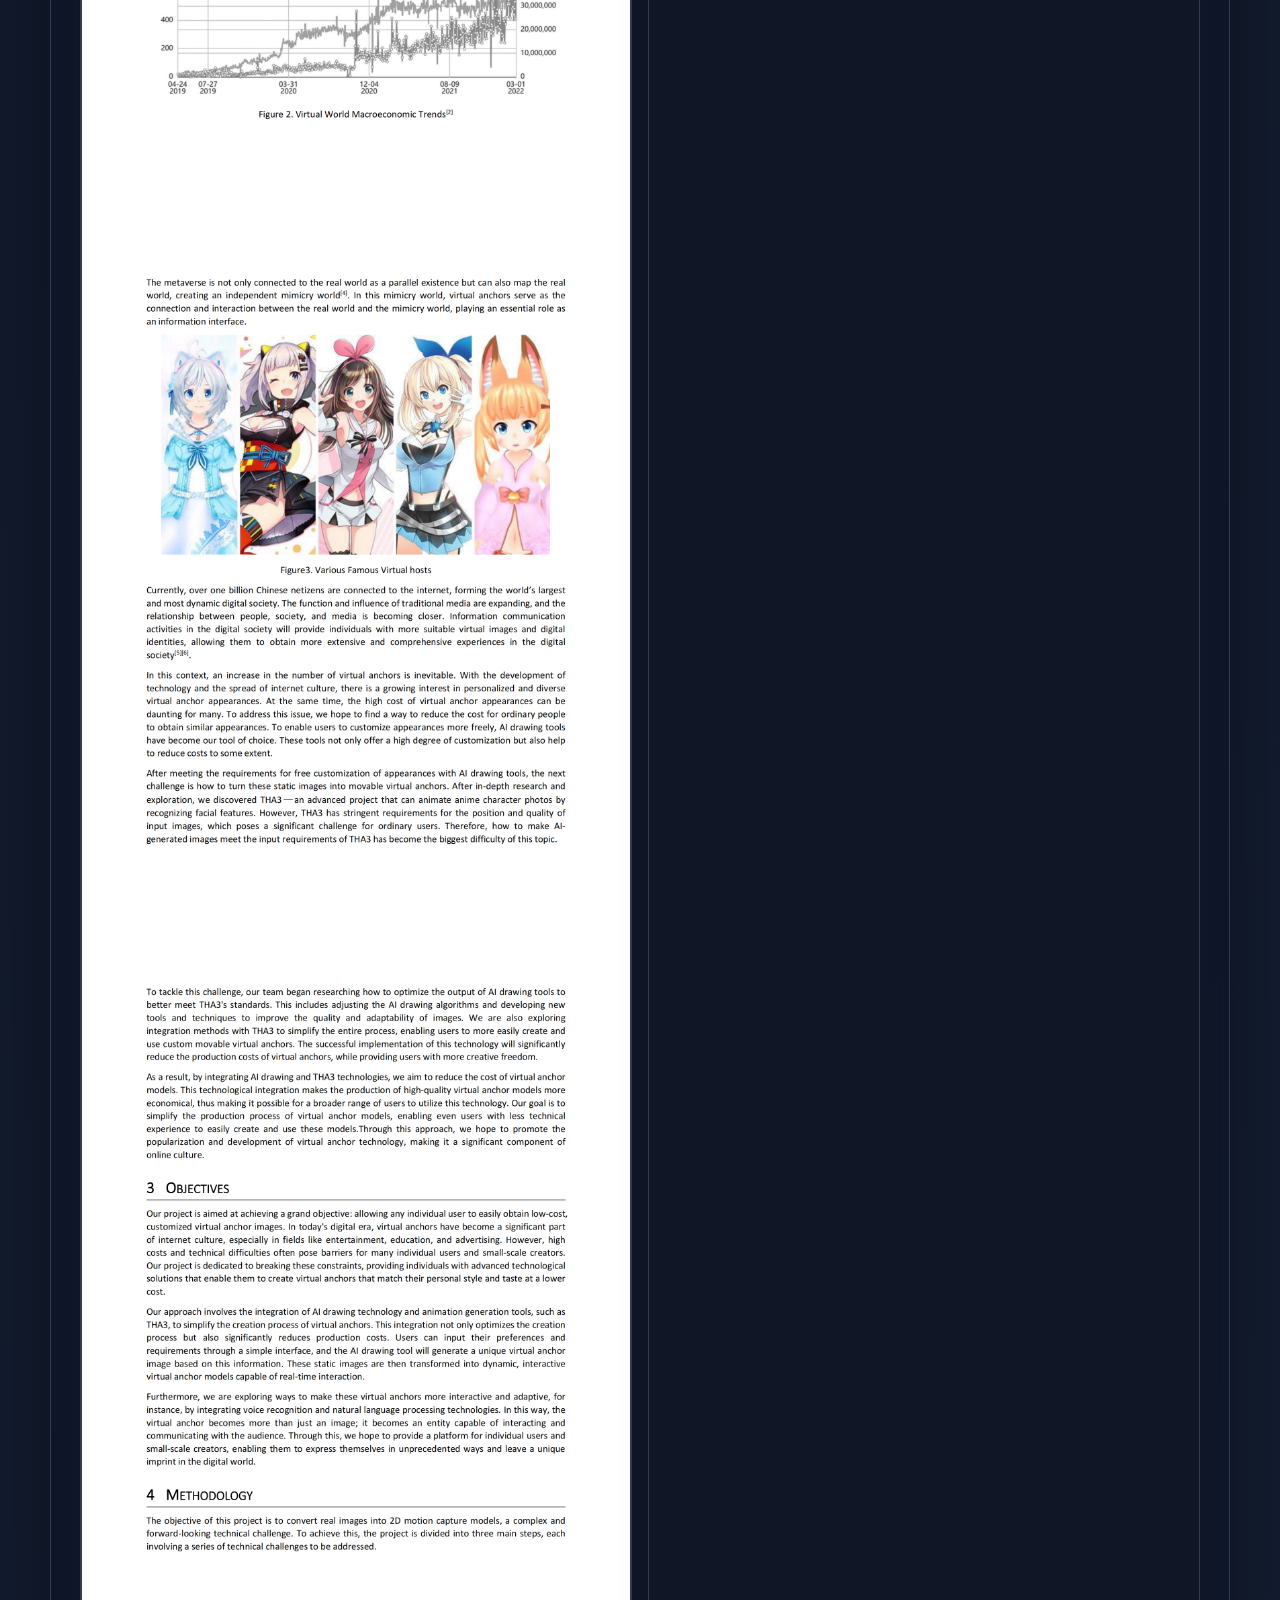
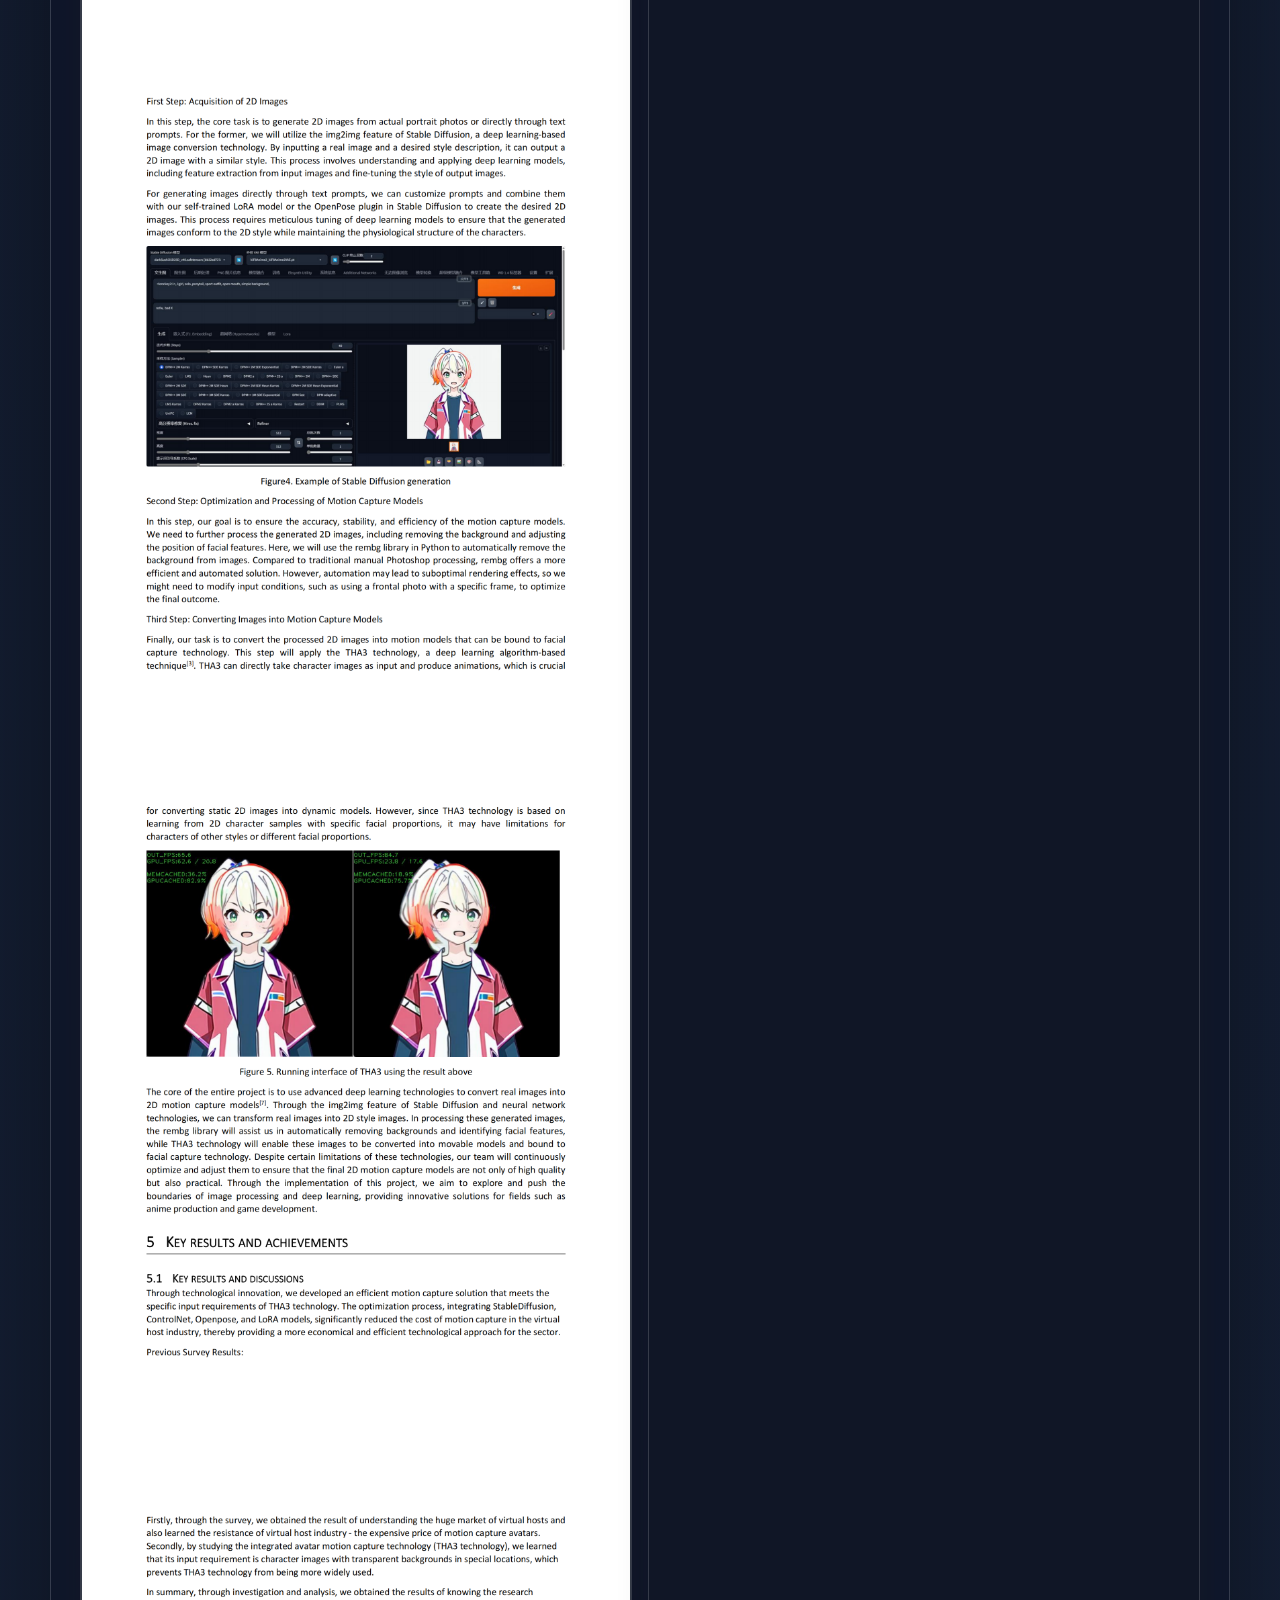
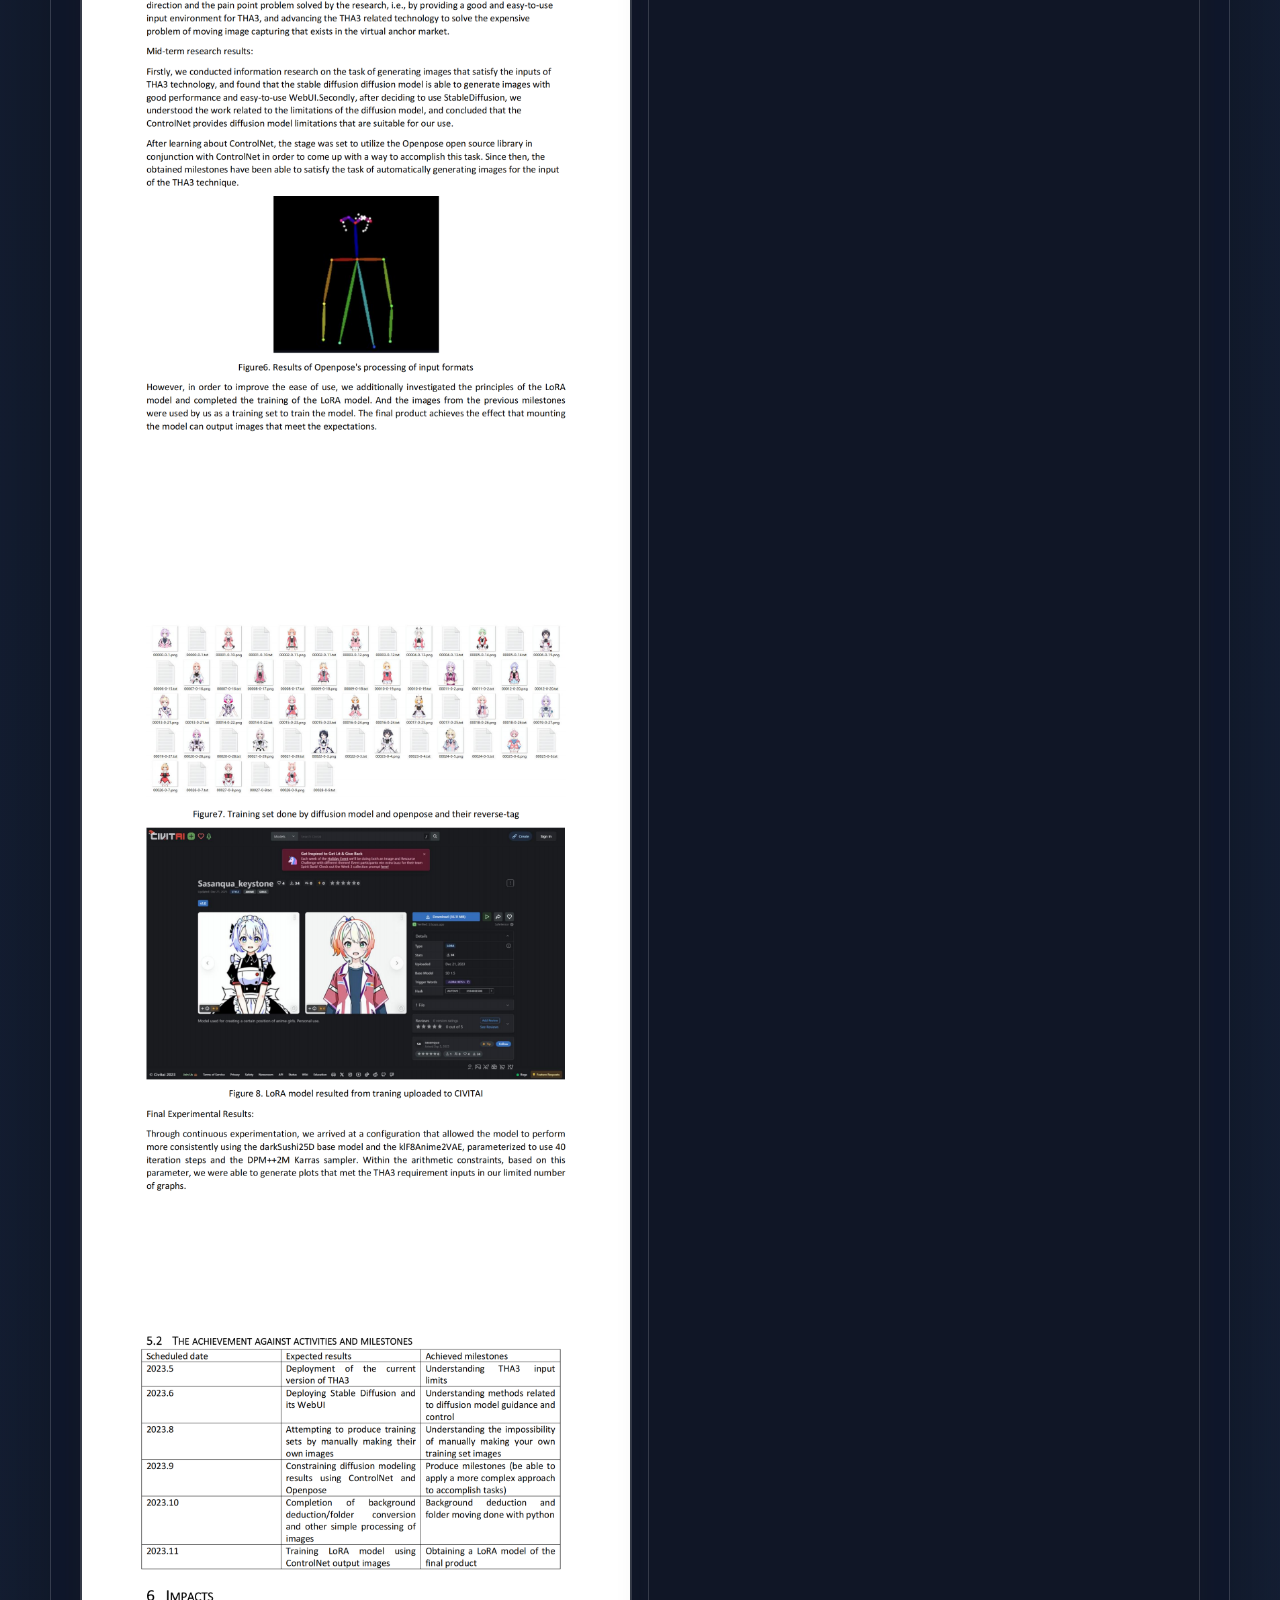
<file: projects/research-project2.html>
<!DOCTYPE html>
<html lang="en">
<head>
    <meta charset="UTF-8">
    <meta name="viewport" content="width=device-width, initial-scale=1.0">
    <title>Auto-generation of certain featured live models based on Stable Diffusion and THA3 - Details</title>
    <link rel="stylesheet" href="../assets/css/project-style.css">
    <link rel="stylesheet" href="../assets/css/role-project.css">
	<!-- Google tag (gtag.js) -->
	<script async src="https://www.googletagmanager.com/gtag/js?id=G-P1YFTKP2V9"></script>
	<script>
	  window.dataLayer = window.dataLayer || [];
	  function gtag(){dataLayer.push(arguments);}
	  gtag('js', new Date());
	
	  gtag('config', 'G-P1YFTKP2V9');
	</script>
</head>
<body class="project-page role-ai-detail">
    <!-- Header Section -->
    <header>
        <div class="container">
            <h1 class="logo">Auto-generation of certain featured live models based on Stable Diffusion and THA3 - Details</h1>
            <nav>
                <ul>
                    <li><a href="../index.html">Back to AI portfolio</a></li>
                    <li><a href="../index.html#contact">Contact</a></li>
                </ul>
            </nav>
        </div>
    </header>

    <section class="role-project-bridge" aria-label="Portfolio project context">
        <div class="container">
            <div>
                <p class="role-project-kicker">AI Research Portfolio Case Study</p>
                <p>This case study highlights AI tool evaluation, technical communication, student support, and responsible emerging-technology adoption.</p>
            </div>
            <a class="role-home-link" href="../index.html">Back to AI portfolio</a>
        </div>
    </section>



	<!-- Project Images Section -->
	<section id="project-images" class="section">
	    <div class="container">
	        <h2>Project Poster</h2>
	        <div class="image-gallery">
	            <img src="../assets/images/research-project2-img1.png" alt="Image 1">
	        </div>
	    </div>
	</section>

	<!-- Project Images Section -->
	<section id="project-images" class="section">
	    <div class="container">
	        <h2>Project PPT</h2>
	        <div class="image-gallery">
	            <img src="../assets/images/research-project2-img4.png" alt="Image 1">
	            <img src="../assets/images/research-project2-img5.png" alt="Image 2">
	        </div>
	    </div>
	</section>

    <!-- Project Images Section -->
    <section id="project-images" class="section">
        <div class="container">
            <h2>Project Final Report</h2>
            <div class="image-gallery">
                <img src="../assets/images/research-project2-img2.png" alt="Image 1">
                <img src="../assets/images/research-project2-img3.png" alt="Image 2">
            </div>
        </div>
    </section>
	
    <!-- Back to Top Button -->
    <div id="back-to-top">
        <button>&uarr; Top</button>
    </div>
	
    <footer>
        <div class="container">
            <p>&copy; 2026 Yibo Wang. All rights reserved.</p>
        </div>
    </footer>
	<!-- Fullscreen Image Modal -->
	<div id="imageModal" class="modal">
	    <span class="close" onclick="closeModal()">&times;</span>
	    <div id="imageContainer">
	        <img class="modal-content" id="modalImage">
	    </div>
	</div>
	<script src="../assets/js/script.js"></script>
</body>
</html>
</file>
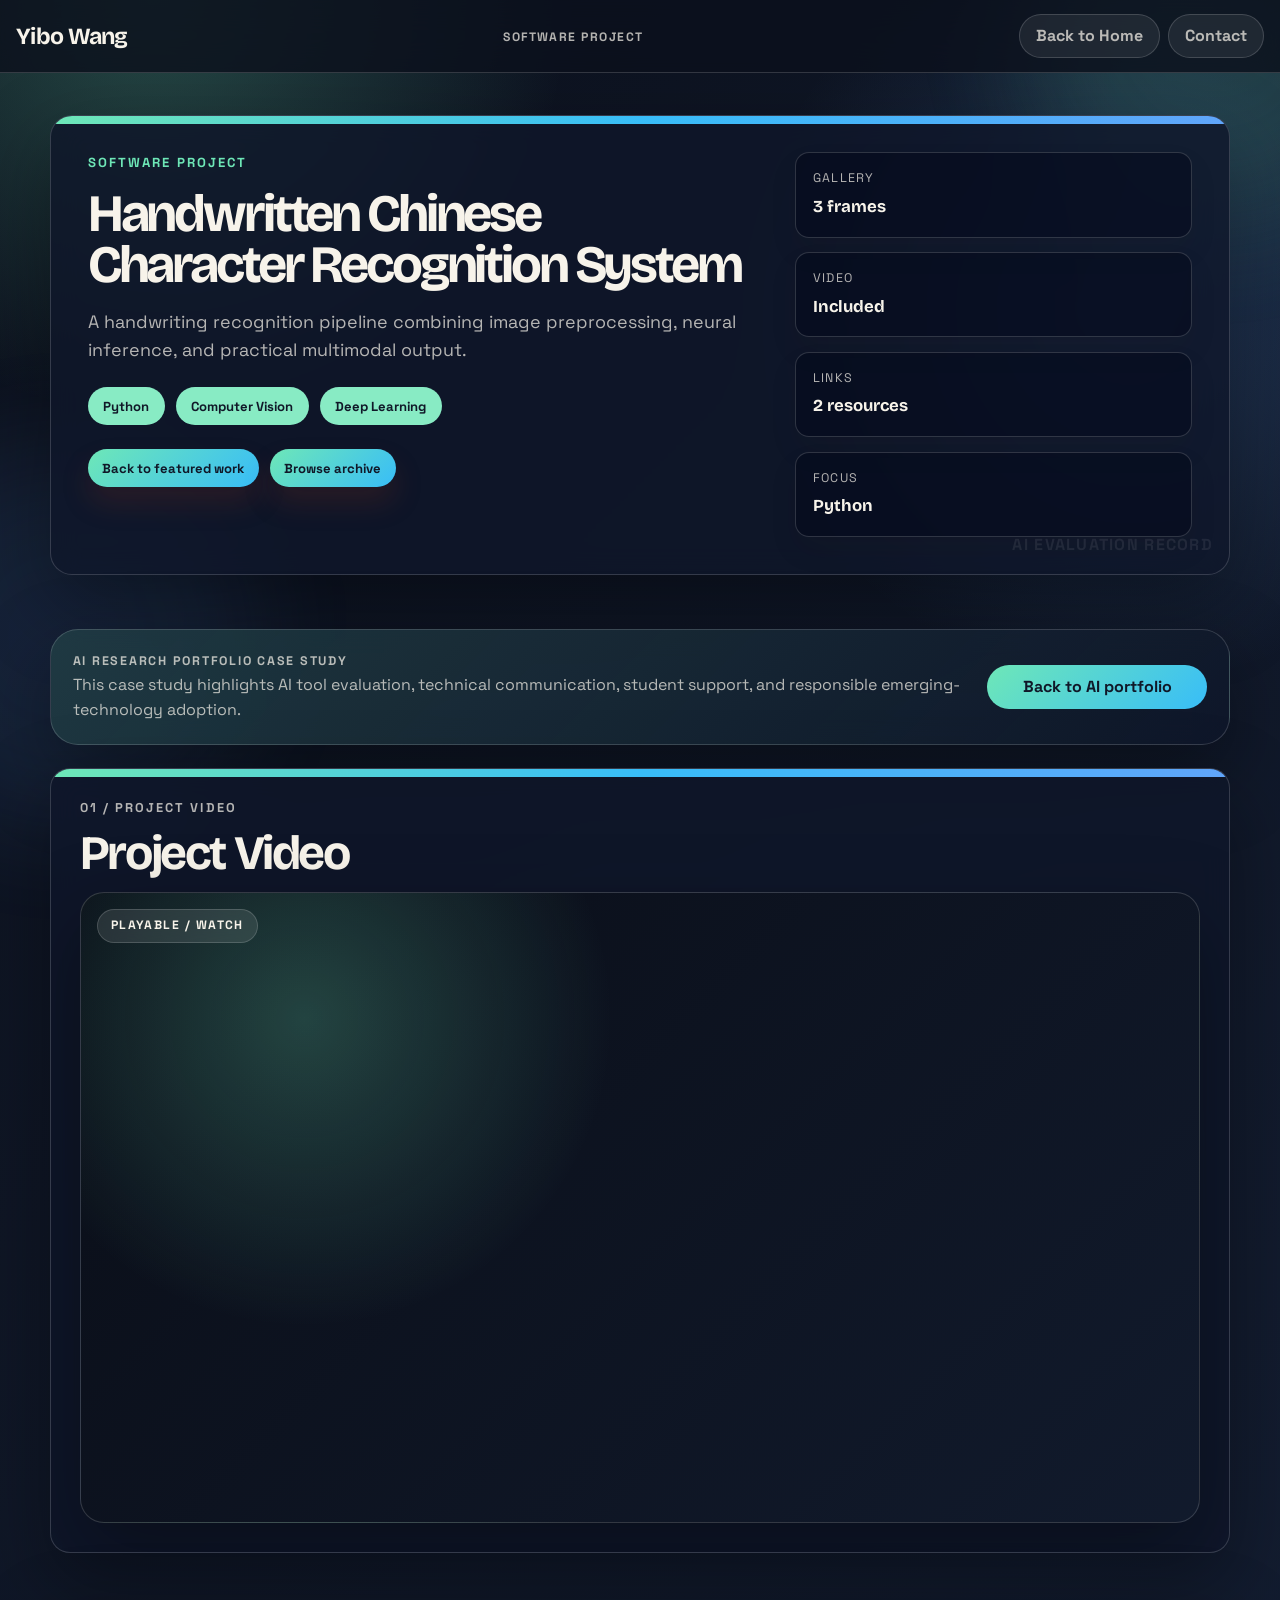
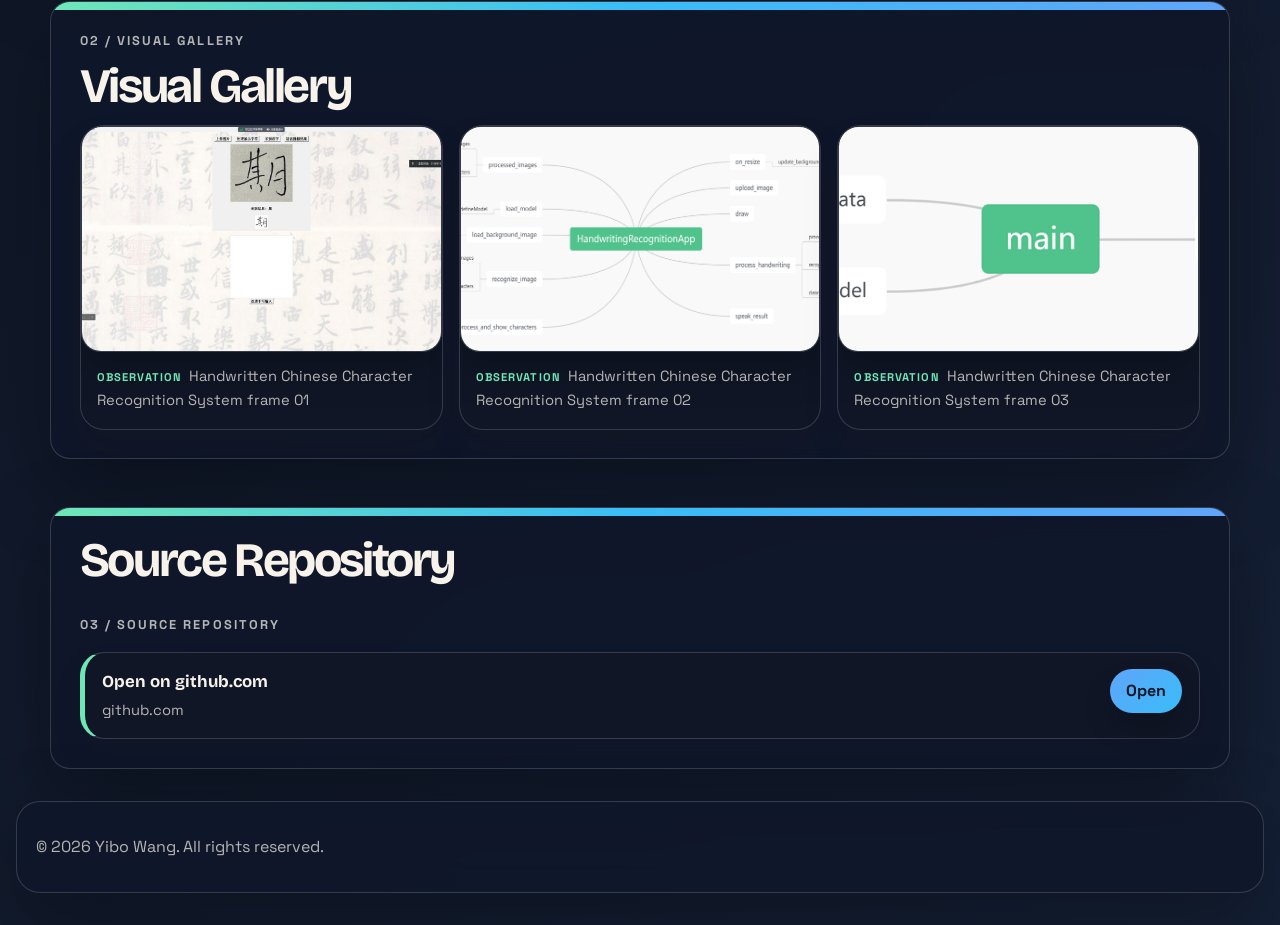
<file: projects/software-project2.html>
<!DOCTYPE html>
<html lang="en">
<head>
    <meta charset="UTF-8">
    <meta name="viewport" content="width=device-width, initial-scale=1.0">
    <title>Handwritten Chinese Character Recognition System - Details</title>
    <link rel="stylesheet" href="../assets/css/project-style.css">
    <link rel="stylesheet" href="../assets/css/role-project.css">
	<!-- Google tag (gtag.js) -->
	<script async src="https://www.googletagmanager.com/gtag/js?id=G-P1YFTKP2V9"></script>
	<script>
	  window.dataLayer = window.dataLayer || [];
	  function gtag(){dataLayer.push(arguments);}
	  gtag('js', new Date());
	
	  gtag('config', 'G-P1YFTKP2V9');
	</script>
</head>
<body class="project-page role-ai-detail">
    <!-- Header Section -->
    <header>
        <div class="container">
            <h1 class="logo">Handwritten Chinese Character Recognition System - Details</h1>
            <nav>
                <ul>
                    <li><a href="../index.html">Back to AI portfolio</a></li>
                    <li><a href="../index.html#contact">Contact</a></li>
                </ul>
            </nav>
        </div>
    </header>

    <section class="role-project-bridge" aria-label="Portfolio project context">
        <div class="container">
            <div>
                <p class="role-project-kicker">AI Research Portfolio Case Study</p>
                <p>This case study highlights AI tool evaluation, technical communication, student support, and responsible emerging-technology adoption.</p>
            </div>
            <a class="role-home-link" href="../index.html">Back to AI portfolio</a>
        </div>
    </section>


    <!-- Embedded YouTube Video Section -->
    <section id="project-video" class="section">
        <div class="container">
            <h2>Project Video</h2>
            <div class="video-wrapper">
                <iframe
                    src="https://www.youtube.com/embed/JnR38YUzfb8?si=KoFtSfrzIdvSgg32" 
                    title="YouTube video player" 
                    frameborder="0" 
                    allow="accelerometer; autoplay; clipboard-write; encrypted-media; gyroscope; picture-in-picture" 
                    allowfullscreen>
                </iframe>
            </div>
        </div>
    </section>

    <!-- Project Images Section -->
    <section id="project-images" class="section">
        <div class="container">
            <h2>Visual Gallery</h2>
            <div class="image-gallery">
                <img src="../assets/images/software-project2-img1.png" alt="Image 1" onclick="openModal(this)">
                <img src="../assets/images/software-project2-img2.png" alt="Image 2" onclick="openModal(this)">
                <img src="../assets/images/software-project2-img3.png" alt="Image 3" onclick="openModal(this)">
            </div>
        </div>
    </section>


<!-- Code Section -->
    <section id="project-code" class="section">
        <div class="container">
            <h2>Source Repository</h2>
            <p>You can find the source code for this project on GitHub. Click the link below to explore the repository:</p>
            <a href="https://github.com/harrypotter9914/Handwritten-Chinese-Character-Recognition-System" target="_blank">
                <img src="../assets/images/github-logo.png" alt="GitHub Logo" style="width: 150px; height: auto;">
            </a>
            <p><a href="https://github.com/harrypotter9914/Handwritten-Chinese-Character-Recognition-System" target="_blank">View the GitHub Repository</a></p>
        </div>
    </section>

    <!-- Back to Top Button -->
    <div id="back-to-top">
        <button>&uarr; Top</button>
    </div>
	<!-- Fullscreen Image Modal -->
	<div id="imageModal" class="modal">
	    <span class="close" onclick="closeModal()">&times;</span>
	    <div id="imageContainer">
	        <img class="modal-content" id="modalImage">
	    </div>
	</div>
    <footer>
        <div class="container">
            <p>&copy; 2026 Yibo Wang. All rights reserved.</p>
        </div>
    </footer>
	
	<script src="../assets/js/script.js"></script>
</body>
</html>
</file>
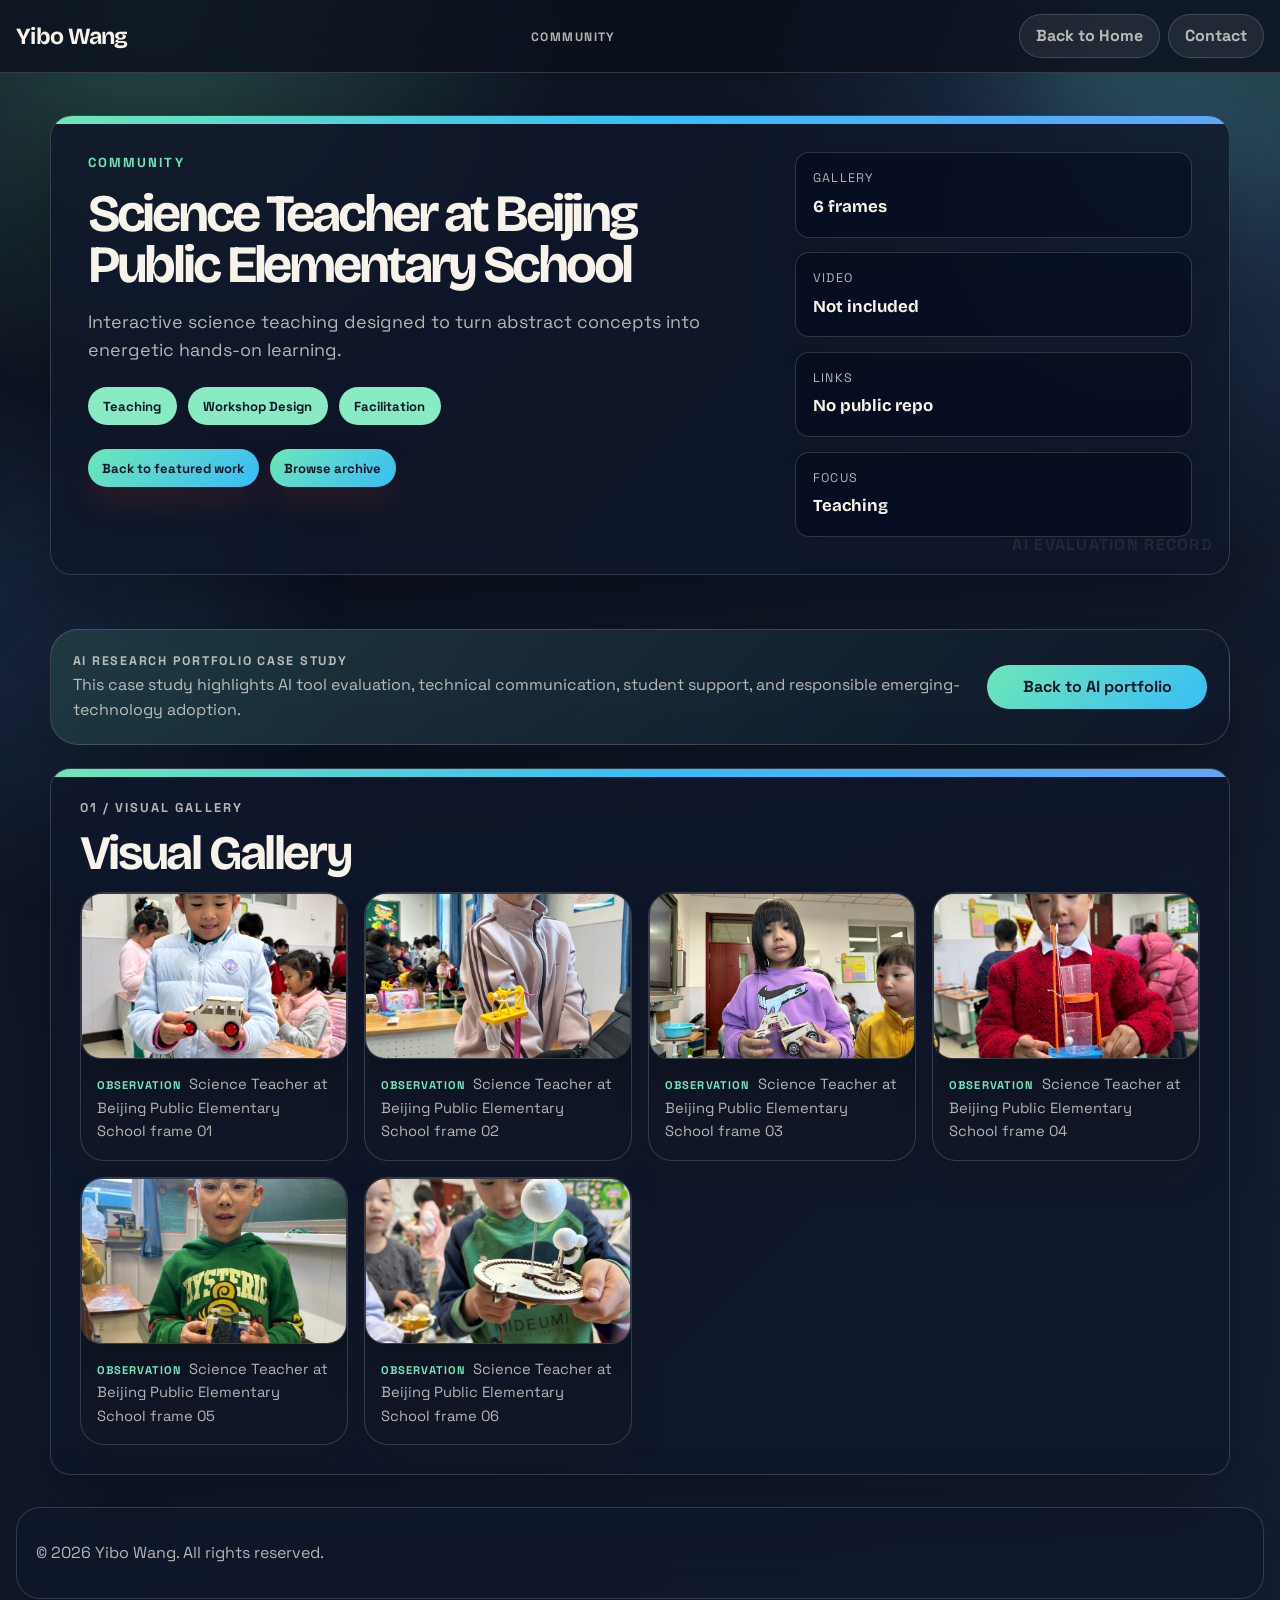
<file: projects/volunteer-project2.html>
<!DOCTYPE html>
<html lang="en">
<head>
    <meta charset="UTF-8">
    <meta name="viewport" content="width=device-width, initial-scale=1.0">
    <title>Science Teacher at Beijing Public Elementary School - Details</title>
    <link rel="stylesheet" href="../assets/css/project-style.css">
    <link rel="stylesheet" href="../assets/css/role-project.css">
	<!-- Google tag (gtag.js) -->
	<script async src="https://www.googletagmanager.com/gtag/js?id=G-P1YFTKP2V9"></script>
	<script>
	  window.dataLayer = window.dataLayer || [];
	  function gtag(){dataLayer.push(arguments);}
	  gtag('js', new Date());
	
	  gtag('config', 'G-P1YFTKP2V9');
	</script>
</head>
<body class="project-page role-ai-detail">
    <!-- Header Section -->
    <header>
        <div class="container">
            <h1 class="logo">Science Teacher at Beijing Public Elementary School - Details</h1>
            <nav>
                <ul>
                    <li><a href="../index.html">Back to AI portfolio</a></li>
                    <li><a href="../index.html#contact">Contact</a></li>
                </ul>
            </nav>
        </div>
    </header>

    <section class="role-project-bridge" aria-label="Portfolio project context">
        <div class="container">
            <div>
                <p class="role-project-kicker">AI Research Portfolio Case Study</p>
                <p>This case study highlights AI tool evaluation, technical communication, student support, and responsible emerging-technology adoption.</p>
            </div>
            <a class="role-home-link" href="../index.html">Back to AI portfolio</a>
        </div>
    </section>


    <!-- Project Images Section -->
    <section id="project-images" class="section">
        <div class="container">
            <h2>Visual Gallery</h2>
            <div class="image-gallery">
                <img src="../assets/images/volunteer-project2-img1.jpg" alt="Image 1" onclick="openModal(this)">
                <img src="../assets/images/volunteer-project2-img2.jpg" alt="Image 2" onclick="openModal(this)">
                <img src="../assets/images/volunteer-project2-img3.jpg" alt="Image 3" onclick="openModal(this)">
                <img src="../assets/images/volunteer-project2-img4.jpg" alt="Image 4" onclick="openModal(this)">
                <img src="../assets/images/volunteer-project2-img5.jpg" alt="Image 5" onclick="openModal(this)">
                <img src="../assets/images/volunteer-project2-img6.jpg" alt="Image 6" onclick="openModal(this)">
            </div>
        </div>
    </section>


    <!-- Back to Top Button -->
    <div id="back-to-top">
        <button>&uarr; Top</button>
    </div>
	
    <footer>
        <div class="container">
            <p>&copy; 2026 Yibo Wang. All rights reserved.</p>
        </div>
    </footer>
	<!-- Fullscreen Image Modal -->
	<div id="imageModal" class="modal">
	    <span class="close" onclick="closeModal()">&times;</span>
	    <div id="imageContainer">
	        <img class="modal-content" id="modalImage">
	    </div>
	</div>
	<script src="../assets/js/script.js"></script>
</body>
</html>
</file>
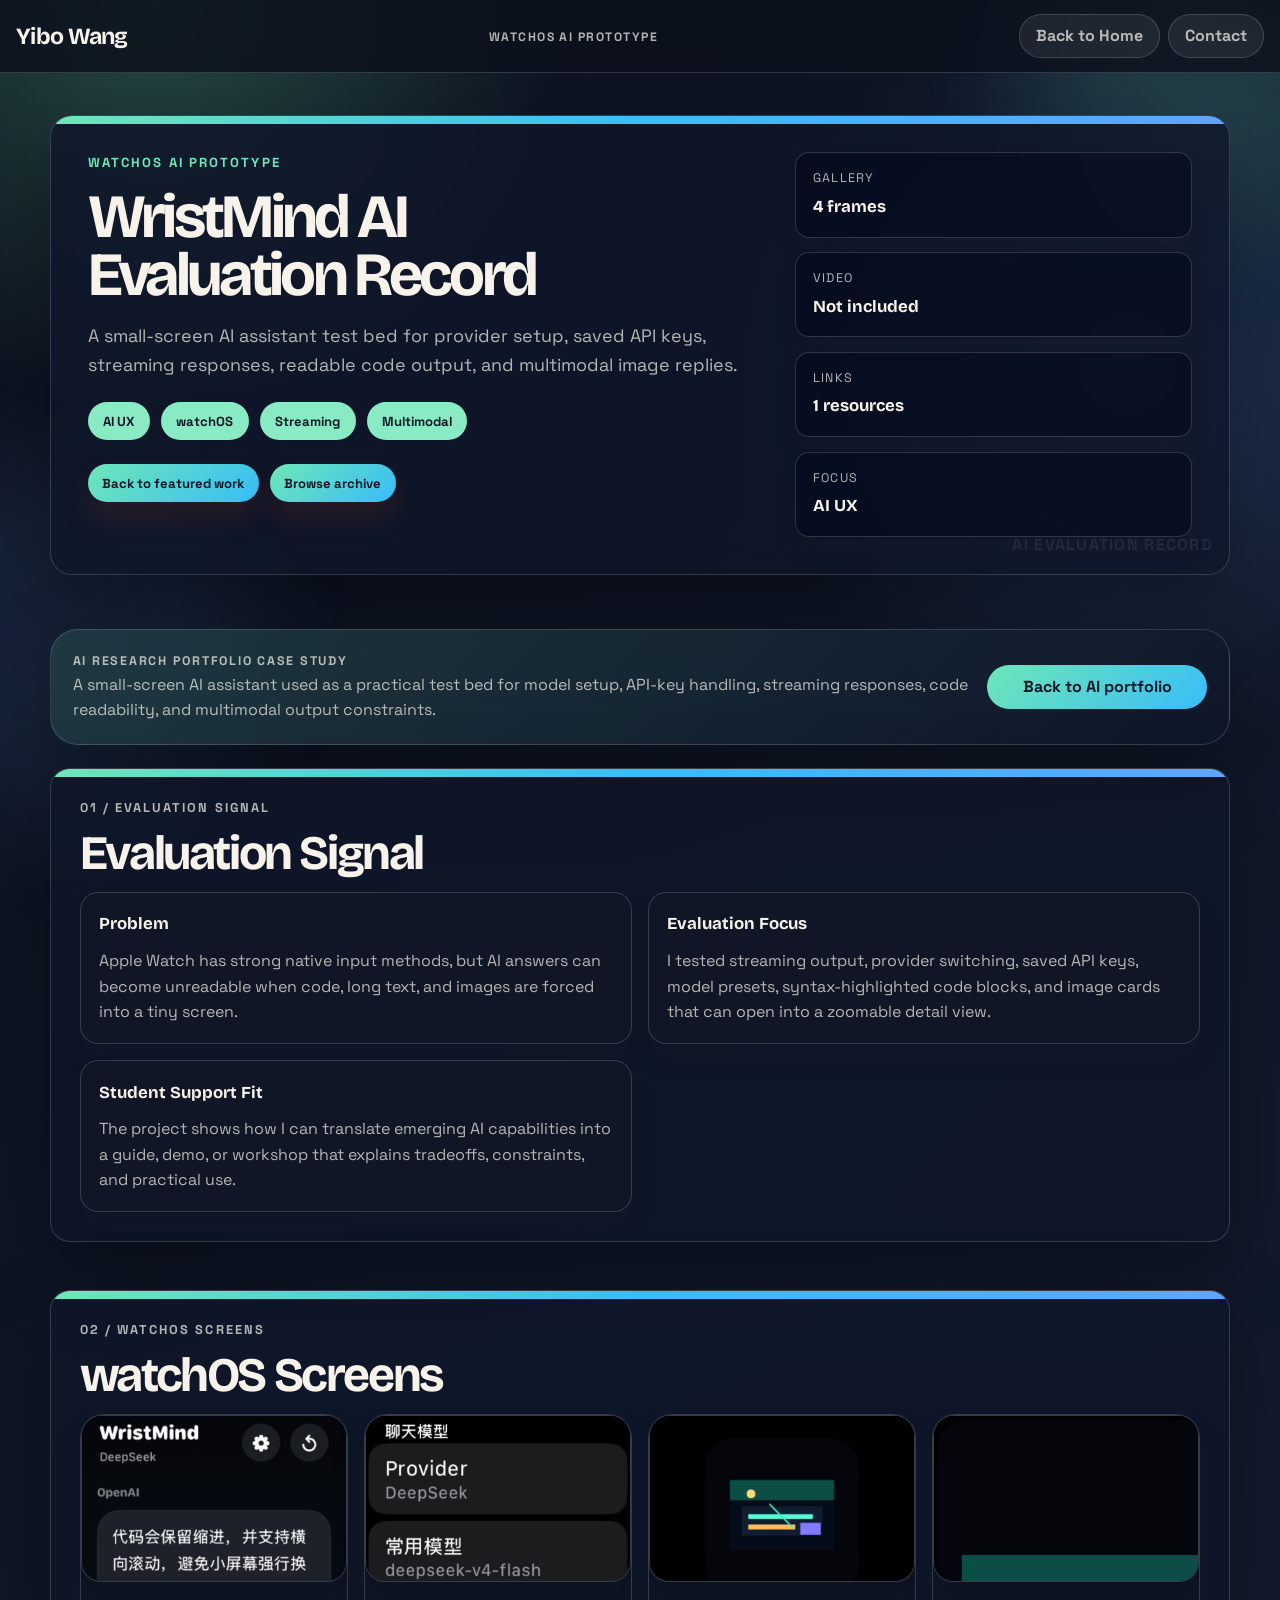
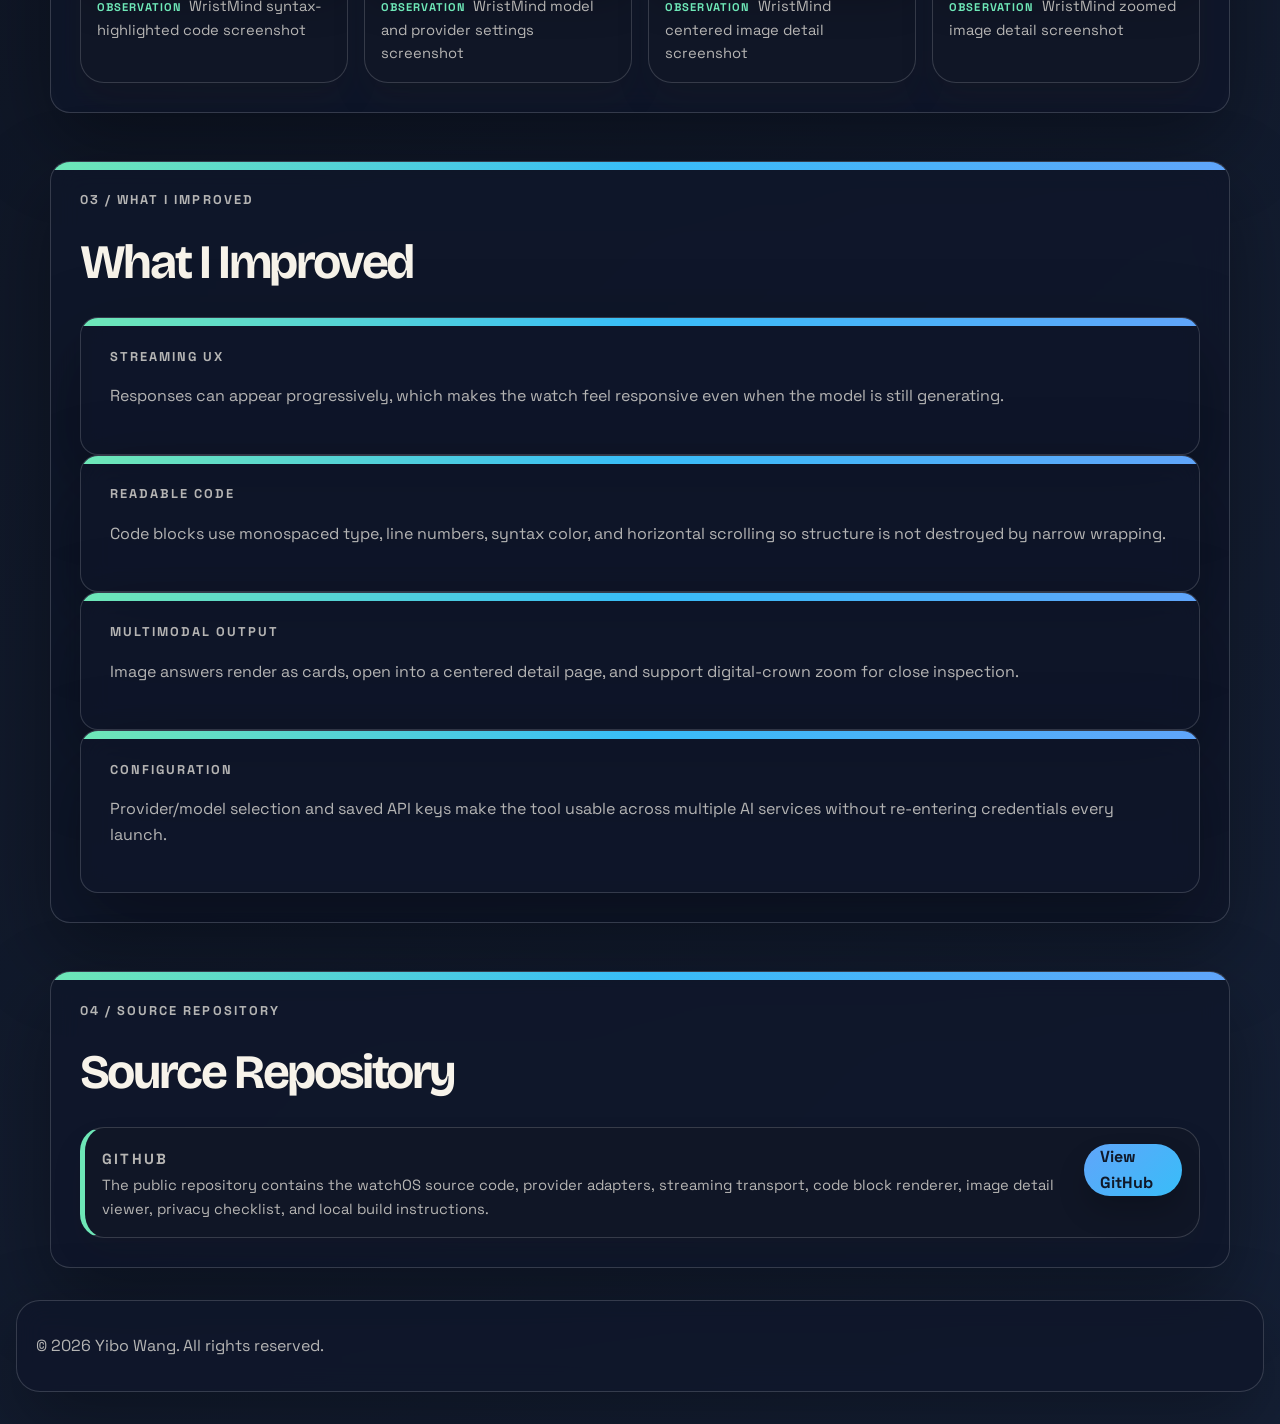
<file: projects/wristmind.html>
<!DOCTYPE html>
<html lang="en">
<head>
    <meta charset="UTF-8">
    <meta name="viewport" content="width=device-width, initial-scale=1.0">
    <!-- Google tag (gtag.js) -->
    <script async src="https://www.googletagmanager.com/gtag/js?id=G-P1YFTKP2V9"></script>
    <script>
        window.dataLayer = window.dataLayer || [];
        function gtag(){dataLayer.push(arguments);}
        gtag('js', new Date());
        gtag('config', 'G-P1YFTKP2V9');
    </script>
    <title>WristMind Apple Watch AI Assistant - AI Research Case Study</title>
    <link rel="stylesheet" href="../assets/css/project-style.css">
    <link rel="stylesheet" href="../assets/css/role-project.css">
</head>
<body class="project-page role-ai-detail">
    <header>
        <div class="container">
            <h1 class="logo">WristMind AI Evaluation Record</h1>
            <nav>
                <ul>
                    <li><a href="../index.html">Back to AI portfolio</a></li>
                    <li><a href="../index.html#contact">Contact</a></li>
                </ul>
            </nav>
        </div>
    </header>

    <section class="role-project-bridge" aria-label="Portfolio project context">
        <div class="container">
            <div>
                <p class="role-project-kicker">AI Research Portfolio Case Study</p>
                <p>A small-screen AI assistant used as a practical test bed for model setup, API-key handling, streaming responses, code readability, and multimodal output constraints.</p>
            </div>
            <a class="role-home-link" href="../index.html">Back to AI portfolio</a>
        </div>
    </section>

    <section id="project-images" class="section">
        <div class="container">
            <h2>Evaluation Signal</h2>
            <div class="detail-grid">
                <article class="detail-card">
                    <h3>Problem</h3>
                    <p>Apple Watch has strong native input methods, but AI answers can become unreadable when code, long text, and images are forced into a tiny screen.</p>
                </article>
                <article class="detail-card">
                    <h3>Evaluation Focus</h3>
                    <p>I tested streaming output, provider switching, saved API keys, model presets, syntax-highlighted code blocks, and image cards that can open into a zoomable detail view.</p>
                </article>
                <article class="detail-card">
                    <h3>Student Support Fit</h3>
                    <p>The project shows how I can translate emerging AI capabilities into a guide, demo, or workshop that explains tradeoffs, constraints, and practical use.</p>
                </article>
            </div>
        </div>
    </section>

    <section id="project-images" class="section">
        <div class="container">
            <h2>watchOS Screens</h2>
            <div class="image-gallery">
                <img src="../assets/images/wristmind/code.png" alt="WristMind syntax-highlighted code screenshot">
                <img src="../assets/images/wristmind/settings.png" alt="WristMind model and provider settings screenshot">
                <img src="../assets/images/wristmind/image-detail.png" alt="WristMind centered image detail screenshot">
                <img src="../assets/images/wristmind/image-zoom.png" alt="WristMind zoomed image detail screenshot">
            </div>
        </div>
    </section>

    <section id="project-code" class="section">
        <div class="container">
            <h2>What I Improved</h2>
            <div class="case-grid">
                <article class="case-card">
                    <p class="case-label">Streaming UX</p>
                    <p>Responses can appear progressively, which makes the watch feel responsive even when the model is still generating.</p>
                </article>
                <article class="case-card">
                    <p class="case-label">Readable Code</p>
                    <p>Code blocks use monospaced type, line numbers, syntax color, and horizontal scrolling so structure is not destroyed by narrow wrapping.</p>
                </article>
                <article class="case-card">
                    <p class="case-label">Multimodal Output</p>
                    <p>Image answers render as cards, open into a centered detail page, and support digital-crown zoom for close inspection.</p>
                </article>
                <article class="case-card">
                    <p class="case-label">Configuration</p>
                    <p>Provider/model selection and saved API keys make the tool usable across multiple AI services without re-entering credentials every launch.</p>
                </article>
            </div>
        </div>
    </section>

    <section id="project-code" class="section">
        <div class="container">
            <h2>Source Repository</h2>
            <div class="resource-card">
                <div class="resource-copy">
                    <p class="case-label">GitHub</p>
                    <p>The public repository contains the watchOS source code, provider adapters, streaming transport, code block renderer, image detail viewer, privacy checklist, and local build instructions.</p>
                </div>
                <a class="resource-link" href="https://github.com/harrypotter9914/wristmind-watchos-ai" target="_blank" rel="noopener">View GitHub</a>
            </div>
        </div>
    </section>

    <div id="back-to-top">
        <button>&uarr; Top</button>
    </div>

    <footer>
        <div class="container">
            <p>&copy; 2026 Yibo Wang. All rights reserved.</p>
        </div>
    </footer>

    <div id="imageModal" class="modal">
        <span class="close" onclick="closeModal()">&times;</span>
        <div id="imageContainer">
            <img class="modal-content" id="modalImage">
        </div>
    </div>
    <script src="../assets/js/script.js"></script>
</body>
</html>
</file>
<file: assets/css/role-site.css>
:root {
  --bg: #0c111d;
  --bg2: #152036;
  --surface: rgba(255,255,255,.08);
  --surface2: rgba(255,255,255,.13);
  --text: #f7f3ea;
  --muted: rgba(247,243,234,.72);
  --line: rgba(255,255,255,.16);
  --accent: #6ee7b7;
  --accent2: #60a5fa;
  --ink: #101828;
  --shadow: 0 30px 90px rgba(0,0,0,.32);
  --radius-xl: 34px;
  --radius-lg: 24px;
  --radius-md: 16px;
  --max: 1180px;
}
.theme-cinema { --bg:#130d0b; --bg2:#281611; --surface:rgba(255,241,224,.09); --surface2:rgba(255,241,224,.15); --text:#fff6ed; --muted:rgba(255,246,237,.72); --line:rgba(255,214,173,.18); --accent:#ffb703; --accent2:#f97316; }
.theme-maker { --bg:#071a18; --bg2:#12312d; --surface:rgba(237,255,249,.09); --surface2:rgba(237,255,249,.15); --text:#f2fffb; --muted:rgba(242,255,251,.73); --line:rgba(165,243,214,.18); --accent:#2dd4bf; --accent2:#facc15; }
.theme-athletics { --bg:#001a57; --bg2:#062d78; --surface:rgba(255,255,255,.10); --surface2:rgba(255,255,255,.16); --text:#fff; --muted:rgba(255,255,255,.76); --line:rgba(255,255,255,.20); --accent:#fff; --accent2:#8ec5ff; }
*{box-sizing:border-box} html{scroll-behavior:smooth} body{margin:0;color:var(--text);font-family:'Space Grotesk','Segoe UI',sans-serif;line-height:1.6;background:radial-gradient(circle at 12% 8%,color-mix(in srgb,var(--accent) 24%,transparent),transparent 29rem),radial-gradient(circle at 84% 10%,color-mix(in srgb,var(--accent2) 24%,transparent),transparent 28rem),linear-gradient(135deg,var(--bg),var(--bg2));overflow-x:hidden} a{color:inherit} img{display:block;max-width:100%}.container{width:min(calc(100% - 2rem),var(--max));margin:0 auto}.site-header{position:sticky;top:0;z-index:40;border-bottom:1px solid var(--line);background:color-mix(in srgb,var(--bg) 82%,transparent);backdrop-filter:blur(18px)}.header-row{min-height:74px;display:flex;align-items:center;justify-content:space-between;gap:1rem}.brand{display:grid;text-decoration:none;line-height:1.1}.brand strong{font-family:'Bricolage Grotesque','Space Grotesk',sans-serif;font-size:1.08rem;letter-spacing:.02em}.brand span{color:var(--muted);font-size:.75rem;letter-spacing:.12em;text-transform:uppercase}.site-nav ul{display:flex;flex-wrap:wrap;align-items:center;gap:.32rem;margin:0;padding:0;list-style:none}.site-nav a{text-decoration:none;color:var(--muted);padding:.62rem .82rem;border-radius:999px;font-size:.9rem}.site-nav a:hover{background:var(--surface);color:var(--text)}h1,h2,h3{font-family:'Bricolage Grotesque','Space Grotesk',sans-serif;letter-spacing:-.035em}h1{margin:0;font-size:clamp(3rem,7vw,6.4rem);line-height:.9}h2{margin:0;font-size:clamp(2.05rem,4vw,3.6rem);line-height:.94}h3{margin:0;font-size:1.35rem;line-height:1.05}.eyebrow{display:inline-flex;align-items:center;gap:.6rem;margin-bottom:.95rem;color:var(--accent);font-size:.78rem;font-weight:850;letter-spacing:.13em;text-transform:uppercase}.eyebrow:before{content:'';width:2.4rem;height:1px;background:currentColor}.lede{margin:1.25rem 0 0;color:var(--muted);font-size:clamp(1.02rem,1.6vw,1.2rem);max-width:50rem}.section{padding:2.4rem 0}.section-heading{display:grid;gap:.7rem;margin-bottom:1.25rem}.section-heading p{margin:0;color:var(--muted);max-width:48rem}.button,.button-secondary{display:inline-flex;align-items:center;justify-content:center;min-height:48px;padding:0 1.15rem;border-radius:999px;text-decoration:none;font-weight:850;border:1px solid transparent}.button{color:var(--ink);background:linear-gradient(135deg,var(--accent),var(--accent2))}.theme-athletics .button{color:#001a57}.button-secondary{border-color:var(--line);background:rgba(255,255,255,.06);color:var(--text)}.actions{display:flex;flex-wrap:wrap;gap:.85rem;margin-top:1.6rem}.card,.work-card,.mini-card,.note-card,.gear-card,.placeholder-card,.matrix,.lane,.score-card,.story-card{border:1px solid var(--line);background:linear-gradient(180deg,var(--surface2),var(--surface));box-shadow:var(--shadow);backdrop-filter:blur(14px)}.work-card{border-radius:var(--radius-lg);overflow:hidden}.work-card img{width:100%;aspect-ratio:16/10;object-fit:cover}.card-body{display:grid;gap:.65rem;padding:1.08rem}.work-card p,.mini-card p,.note-card p,.gear-card p,.story-card p,.score-card p{margin:0;color:var(--muted)}.tag-row{display:flex;flex-wrap:wrap;gap:.45rem}.tag,.pill{display:inline-flex;align-items:center;min-height:30px;padding:0 .68rem;border-radius:999px;font-size:.74rem;font-weight:850}.tag{color:var(--ink);background:var(--accent)}.theme-athletics .tag{color:#001a57}.pill{color:var(--muted);background:rgba(255,255,255,.07);border:1px solid var(--line)}.project-link{color:var(--accent);font-weight:850;text-decoration:none}.project-link:hover{text-decoration:underline}.grid-2{display:grid;grid-template-columns:repeat(2,minmax(0,1fr));gap:1rem}.grid-3{display:grid;grid-template-columns:repeat(3,minmax(0,1fr));gap:1rem}.grid-4{display:grid;grid-template-columns:repeat(4,minmax(0,1fr));gap:.85rem}.placeholder-card{min-height:185px;border-radius:var(--radius-lg);padding:1rem;display:flex;flex-direction:column;justify-content:space-between;border-style:dashed}.placeholder-card strong{font-family:'Bricolage Grotesque',sans-serif;font-size:1.15rem}.placeholder-card span{color:var(--muted)}.note{padding:1rem;border-radius:var(--radius-lg);border:1px solid var(--line);background:rgba(255,255,255,.06);color:var(--muted)}.contact-card{border-radius:var(--radius-xl);padding:clamp(1.4rem,4vw,2.4rem);display:grid;grid-template-columns:1fr auto;gap:1rem;align-items:center}.contact-card p{color:var(--muted);margin:.7rem 0 0;max-width:48rem}.footer{padding:2rem 0 3rem;color:var(--muted);font-size:.9rem}

/* AI lab layout */
.ai-hero{padding:4.2rem 0 2rem}.ai-hero-grid{display:grid;grid-template-columns:minmax(0,1fr) minmax(320px,.72fr);gap:1rem;align-items:stretch}.ai-main{border-radius:var(--radius-xl);padding:clamp(1.7rem,4vw,3.1rem);position:relative;overflow:hidden}.ai-main:after{content:'eval';position:absolute;right:-.5rem;bottom:-2rem;color:rgba(255,255,255,.045);font-family:'Bricolage Grotesque';font-size:12rem;font-weight:800;letter-spacing:-.08em}.terminal-card{border-radius:var(--radius-xl);padding:1rem;display:grid;gap:.75rem}.terminal-card pre{margin:0;white-space:pre-wrap;color:#d1fae5;background:#020617;border:1px solid rgba(148,163,184,.22);border-radius:22px;padding:1rem;font-size:.9rem}.lab-stack{display:grid;gap:.75rem}.mini-card{border-radius:var(--radius-lg);padding:1rem}.matrix{border-radius:var(--radius-xl);overflow:hidden}.matrix-row{display:grid;grid-template-columns:1.1fr .95fr .95fr .85fr;border-top:1px solid var(--line)}.matrix-row:first-child{border-top:0}.matrix-row>*{padding:1rem;border-left:1px solid var(--line)}.matrix-row>*:first-child{border-left:0}.matrix-head{background:rgba(255,255,255,.08);font-weight:850;color:var(--accent)}.toolkit-grid{display:grid;grid-template-columns:1.2fr .8fr;gap:1rem}.toolkit-list{display:grid;gap:.7rem}.toolkit-list .mini-card{display:grid;grid-template-columns:auto 1fr;gap:.8rem;align-items:start}.number{display:inline-grid;place-items:center;width:38px;height:38px;border-radius:50%;background:var(--accent);color:var(--ink);font-weight:900}

/* Cinema layout */
.cinema-hero{padding:3.2rem 0 1.5rem}.cinema-frame{border-radius:42px;overflow:hidden;position:relative;min-height:620px;display:grid;grid-template-rows:1fr auto;background:#070403;box-shadow:var(--shadow)}.cinema-frame:before,.cinema-frame:after{content:'';position:absolute;left:0;right:0;height:36px;background:repeating-linear-gradient(90deg,rgba(255,255,255,.18) 0 34px,transparent 34px 58px);z-index:2}.cinema-frame:before{top:0}.cinema-frame:after{bottom:0}.cinema-image{position:absolute;inset:0;width:100%;height:100%;object-fit:cover;opacity:.56}.cinema-copy{position:relative;z-index:3;align-self:end;padding:clamp(2rem,5vw,4rem);max-width:850px}.cinema-copy h1{max-width:11ch;text-shadow:0 16px 45px rgba(0,0,0,.55)}.reel-strip{position:relative;z-index:3;display:grid;grid-template-columns:repeat(4,1fr);gap:.6rem;padding:0 clamp(1rem,3vw,2rem) 2rem}.reel-strip a{display:grid;text-decoration:none;border:1px solid var(--line);border-radius:18px;overflow:hidden;background:rgba(0,0,0,.38)}.reel-strip img{aspect-ratio:16/9;object-fit:cover}.reel-strip span{padding:.65rem;font-weight:800}.lead-layout{display:grid;grid-template-columns:minmax(0,1.35fr) minmax(280px,.65fr);gap:1rem}.lead-layout .work-card:first-child img{aspect-ratio:16/9}.production-board{display:grid;grid-template-columns:repeat(3,1fr);gap:1rem}.gear-card{border-radius:var(--radius-lg);padding:1.15rem}.gear-card ul{margin:.6rem 0 0;padding-left:1.1rem;color:var(--muted)}.portrait-stage{display:grid;grid-template-columns:.72fr 1.28fr;gap:1rem;align-items:stretch}

/* Maker layout */
.maker-hero{padding:3.6rem 0 1.6rem}.maker-board{display:grid;grid-template-columns:.85fr 1.15fr;gap:1rem}.maker-intro{border-radius:var(--radius-xl);padding:clamp(1.7rem,4vw,3rem)}.content-lanes{display:grid;grid-template-columns:repeat(2,1fr);gap:.85rem}.lane{border-radius:var(--radius-lg);padding:1rem;min-height:210px;display:grid;align-content:space-between}.lane strong{font-family:'Bricolage Grotesque';font-size:1.35rem}.lane ul{margin:.7rem 0 0;padding-left:1rem;color:var(--muted)}.editorial-grid{display:grid;grid-template-columns:1.1fr .9fr;gap:1rem}.editorial-stack{display:grid;gap:1rem}.package-grid{display:grid;grid-template-columns:repeat(4,1fr);gap:.85rem}.package-grid .mini-card{min-height:180px}.maker-feature-grid{display:grid;grid-template-columns:repeat(3,minmax(0,1fr));gap:1rem}.maker-feature-grid .work-card{min-width:0}

/* Athletics layout */
.athletics-hero{padding:3.4rem 0 1.7rem}.scoreboard{border-radius:28px;overflow:hidden;background:#00103a;border:1px solid var(--line);box-shadow:var(--shadow)}.score-top{display:grid;grid-template-columns:1fr auto 1fr;align-items:center;gap:1rem;padding:1rem 1.25rem;background:rgba(255,255,255,.1);border-bottom:1px solid var(--line);font-weight:900;letter-spacing:.12em;text-transform:uppercase}.score-number{display:block;max-width:100%;font-family:'Bricolage Grotesque';font-size:clamp(2.45rem,4.2vw,4.8rem);line-height:.85;letter-spacing:-.06em;white-space:nowrap}.score-body{display:grid;grid-template-columns:minmax(0,1fr) minmax(300px,.76fr);gap:1rem;padding:clamp(1.4rem,4vw,2.5rem)}.score-body h1{max-width:12ch}.score-card{min-width:0;overflow:hidden;border-radius:var(--radius-lg);padding:1rem;background:rgba(255,255,255,.1);border:1px solid var(--line)}.motion-board{display:grid;grid-template-columns:1.2fr .8fr;gap:1rem}.motion-board .work-card:first-child img{aspect-ratio:16/8}.support-grid{display:grid;grid-template-columns:repeat(5,1fr);gap:.75rem}.support-grid .mini-card{min-height:170px}.action-stack{display:grid;gap:1rem}.action-stack .work-card{display:grid;grid-template-columns:220px 1fr}.action-stack .work-card img{height:100%;aspect-ratio:auto}

@media(max-width:1180px) and (min-width:981px){.score-body{grid-template-columns:1fr}.score-body .grid-2{grid-template-columns:repeat(4,minmax(0,1fr))}.score-number{font-size:clamp(2.2rem,4.6vw,4rem)}}

@media(max-width:980px){.ai-hero-grid,.toolkit-grid,.lead-layout,.portrait-stage,.maker-board,.editorial-grid,.score-body,.motion-board{grid-template-columns:1fr}.grid-2,.grid-3,.grid-4,.production-board,.package-grid,.support-grid,.content-lanes{grid-template-columns:1fr}.matrix-row{grid-template-columns:1fr}.matrix-row>*{border-left:0;border-top:1px solid var(--line)}.matrix-row>*:first-child{border-top:0}.reel-strip{grid-template-columns:1fr 1fr}.maker-feature-grid,.maker-feature-grid .work-card{display:grid;grid-template-columns:1fr;grid-column:auto}.action-stack .work-card{grid-template-columns:1fr}.site-nav ul{display:none}.contact-card{grid-template-columns:1fr}.cinema-frame{min-height:560px}.score-top{grid-template-columns:1fr;text-align:center}}
@media(max-width:640px){.reel-strip{grid-template-columns:1fr}.cinema-copy{padding-top:5rem}.cinema-frame{min-height:680px}}
</file>
<file: assets/css/project-style.css>
:root {
    --bg: #f3eee4;
    --paper: rgba(252, 247, 239, 0.84);
    --paper-strong: rgba(255, 251, 245, 0.96);
    --ink: #1a130e;
    --muted: #625145;
    --line: rgba(43, 30, 20, 0.1);
    --accent: #d05d28;
    --accent-deep: #842f1d;
    --teal: #1e7e7c;
    --gold: #f1c789;
    --shadow-soft: 0 26px 60px rgba(38, 23, 12, 0.12);
    --shadow-strong: 0 36px 80px rgba(38, 23, 12, 0.18);
    --radius-xl: 34px;
    --radius-lg: 24px;
    --radius-md: 18px;
    --radius-sm: 12px;
    --max-width: 1380px;
}

*,
*::before,
*::after {
    box-sizing: border-box;
}

html {
    scroll-behavior: smooth;
}

body {
    margin: 0;
    min-height: 100vh;
    color: var(--ink);
    background:
        radial-gradient(circle at 12% 0%, rgba(241, 199, 137, 0.45), transparent 26%),
        radial-gradient(circle at 88% 12%, rgba(30, 126, 124, 0.18), transparent 22%),
        radial-gradient(circle at 50% 100%, rgba(208, 93, 40, 0.15), transparent 28%),
        linear-gradient(180deg, #faf4ec 0%, #efe4d4 100%);
    font-family: "Space Grotesk", "Segoe UI", sans-serif;
    line-height: 1.6;
}

body.menu-open,
body.lightbox-open {
    overflow: hidden;
}

body.project-page::before,
body.project-page::after {
    content: "";
    position: fixed;
    width: 24rem;
    height: 24rem;
    border-radius: 50%;
    filter: blur(60px);
    opacity: 0.45;
    pointer-events: none;
    z-index: -1;
}

body.project-page::before {
    top: -10rem;
    right: -8rem;
    background: rgba(208, 93, 40, 0.35);
}

body.project-page::after {
    bottom: 8%;
    left: -8rem;
    background: rgba(30, 126, 124, 0.18);
}

a {
    color: inherit;
}

img {
    display: block;
    max-width: 100%;
}

.container {
    width: min(calc(100% - 2rem), var(--max-width));
    margin: 0 auto;
}

header {
    position: sticky;
    top: 0;
    z-index: 30;
    backdrop-filter: blur(18px);
    background: rgba(250, 244, 236, 0.72);
    border-bottom: 1px solid var(--line);
}

header .container {
    display: flex;
    align-items: center;
    justify-content: space-between;
    gap: 1rem;
    min-height: 82px;
}

.logo {
    margin: 0;
    font-family: "Bricolage Grotesque", "Space Grotesk", sans-serif;
    font-size: clamp(1.1rem, 2vw, 1.45rem);
    line-height: 0.95;
    letter-spacing: -0.03em;
}

.header-project-label {
    margin: 0.2rem 0 0;
    color: var(--muted);
    font-size: 0.76rem;
    font-weight: 700;
    letter-spacing: 0.12em;
    text-transform: uppercase;
}

nav ul {
    display: flex;
    flex-wrap: wrap;
    gap: 0.5rem;
    margin: 0;
    padding: 0;
    list-style: none;
}

nav a {
    display: inline-flex;
    align-items: center;
    min-height: 44px;
    padding: 0 1rem;
    border-radius: 999px;
    background: rgba(255, 251, 245, 0.82);
    border: 1px solid rgba(43, 30, 20, 0.08);
    color: var(--muted);
    text-decoration: none;
    font-weight: 700;
    transition: transform 0.2s ease, background-color 0.2s ease, color 0.2s ease;
}

nav a:hover,
nav a:focus-visible {
    background: rgba(208, 93, 40, 0.1);
    color: var(--ink);
    transform: translateY(-1px);
}

.project-hero {
    padding: 4.5rem 0 1.8rem;
}

.project-hero-card,
.case-card,
.project-footer .container {
    position: relative;
    overflow: hidden;
    background: var(--paper);
    border: 1px solid rgba(43, 30, 20, 0.08);
    box-shadow: var(--shadow-soft);
    backdrop-filter: blur(14px);
}

.project-hero-card {
    display: grid;
    grid-template-columns: minmax(0, 1.45fr) minmax(260px, 0.7fr);
    gap: 1.4rem;
    padding: clamp(1.5rem, 4vw, 2.3rem);
    border-radius: var(--radius-xl);
}

.project-hero-card::before,
.case-card::before {
    content: "";
    position: absolute;
    inset: 0 auto auto 0;
    width: 100%;
    height: 8px;
    background: linear-gradient(90deg, var(--accent) 0%, var(--gold) 45%, var(--teal) 100%);
}

.project-kicker {
    margin: 0 0 1rem;
    color: var(--accent-deep);
    font-size: 0.82rem;
    font-weight: 700;
    letter-spacing: 0.16em;
    text-transform: uppercase;
}

.project-hero h1 {
    margin: 0;
    font-family: "Bricolage Grotesque", "Space Grotesk", sans-serif;
    max-width: 18ch;
    font-size: clamp(2.6rem, 4.8vw, 4.9rem);
    line-height: 0.94;
    letter-spacing: -0.06em;
    text-wrap: balance;
}

.project-summary {
    max-width: 48rem;
    margin: 1.1rem 0 0;
    color: var(--muted);
    font-size: clamp(1.02rem, 1.6vw, 1.12rem);
}

.project-title-long .project-hero h1 {
    max-width: 20ch;
    font-size: clamp(2.2rem, 4.1vw, 4rem);
    line-height: 0.96;
}

.project-title-very-long .project-hero h1 {
    max-width: 24ch;
    font-size: clamp(1.95rem, 3.4vw, 3.2rem);
    line-height: 1;
    letter-spacing: -0.045em;
}

.project-tag-row,
.project-action-row {
    display: flex;
    flex-wrap: wrap;
    gap: 0.7rem;
}

.project-tag-row {
    margin-top: 1.4rem;
}

.project-tag,
.project-pill {
    display: inline-flex;
    align-items: center;
    min-height: 38px;
    padding: 0 0.9rem;
    border-radius: 999px;
    font-size: 0.82rem;
    font-weight: 700;
}

.project-tag {
    color: var(--accent-deep);
    background: rgba(241, 199, 137, 0.34);
    border: 1px solid rgba(208, 93, 40, 0.1);
}

.project-action-row {
    margin-top: 1.5rem;
}

.project-pill {
    color: #fff7ef;
    text-decoration: none;
    background: linear-gradient(135deg, var(--accent) 0%, var(--accent-deep) 100%);
    box-shadow: 0 16px 28px rgba(132, 47, 29, 0.22);
    transition: transform 0.2s ease, box-shadow 0.2s ease;
}

.project-pill:hover,
.project-pill:focus-visible,
.resource-link:hover,
.resource-link:focus-visible {
    transform: translateY(-2px);
}

.project-metric-grid {
    display: grid;
    gap: 0.9rem;
    align-content: start;
}

.project-metric {
    padding: 1rem 1.05rem;
    border-radius: var(--radius-md);
    background: rgba(255, 251, 245, 0.8);
    border: 1px solid rgba(43, 30, 20, 0.08);
    box-shadow: 0 14px 28px rgba(38, 23, 12, 0.08);
}

.project-metric span {
    display: block;
    color: var(--muted);
    font-size: 0.78rem;
    letter-spacing: 0.1em;
    text-transform: uppercase;
}

.project-metric strong {
    display: block;
    margin-top: 0.28rem;
    font-family: "Bricolage Grotesque", "Space Grotesk", sans-serif;
    font-size: 1.05rem;
}

section {
    padding: 1rem 0 2rem;
}

section:first-of-type {
    padding-top: 1.2rem;
}

.case-card {
    padding: clamp(1.2rem, 3vw, 1.8rem);
    border-radius: var(--radius-xl);
}

.case-label {
    margin: 0 0 0.75rem;
    color: var(--accent-deep);
    font-size: 0.8rem;
    font-weight: 700;
    letter-spacing: 0.16em;
    text-transform: uppercase;
}

h2 {
    margin: 0 0 1rem;
    font-family: "Bricolage Grotesque", "Space Grotesk", sans-serif;
    font-size: clamp(1.9rem, 4vw, 3rem);
    line-height: 0.96;
    letter-spacing: -0.05em;
}

.case-card > p,
#project-code p {
    color: var(--muted);
}

.enhanced-gallery {
    display: grid;
    grid-template-columns: repeat(2, minmax(0, 1fr));
    gap: 1rem;
}

.project-kind-showcase .enhanced-gallery {
    grid-template-columns: repeat(2, minmax(0, 1fr));
}

.gallery-card {
    margin: 0;
    overflow: hidden;
    border-radius: var(--radius-lg);
    background: var(--paper-strong);
    border: 1px solid rgba(43, 30, 20, 0.08);
    box-shadow: 0 18px 34px rgba(38, 23, 12, 0.12);
}

.gallery-card img {
    width: 100%;
    aspect-ratio: 16 / 10;
    object-fit: cover;
    cursor: zoom-in;
    transition: transform 0.35s ease;
}

.gallery-card:hover img {
    transform: scale(1.03);
}

.gallery-card figcaption {
    padding: 0.85rem 1rem 1rem;
    color: var(--muted);
    font-size: 0.92rem;
}

.feature-frame {
    grid-column: span 2;
}

.feature-frame img {
    aspect-ratio: 16 / 9;
}

.document-gallery {
    grid-template-columns: 1fr;
}

.document-frame {
    background: linear-gradient(180deg, rgba(255, 251, 245, 0.98) 0%, rgba(245, 239, 230, 0.98) 100%);
}

.document-frame img {
    aspect-ratio: auto;
    object-fit: contain;
    cursor: default;
    background: #fff;
}

.document-frame:hover img {
    transform: none;
}

.document-frame figcaption::before {
    content: "Embedded board";
    display: inline-flex;
    margin-right: 0.55rem;
    color: var(--accent-deep);
    font-size: 0.74rem;
    font-weight: 700;
    letter-spacing: 0.12em;
    text-transform: uppercase;
}

.very-tall-frame figcaption::before {
    content: "Scrollable document";
}

.photo-gallery {
    column-count: 2;
    column-gap: 1rem;
    display: block;
}

.photo-gallery .gallery-card {
    display: inline-block;
    width: 100%;
    margin-bottom: 1rem;
}

.photo-gallery .gallery-card img,
.photo-frame img {
    aspect-ratio: auto;
    object-fit: cover;
}

.video-wrapper {
    position: relative;
    overflow: hidden;
    border-radius: var(--radius-lg);
    background:
        radial-gradient(circle at 20% 20%, rgba(208, 93, 40, 0.2), transparent 30%),
        linear-gradient(135deg, #18120d 0%, #22160f 100%);
    box-shadow: var(--shadow-strong);
}

.video-wrapper::before {
    content: "Playable / Watch";
    position: absolute;
    top: 1rem;
    left: 1rem;
    z-index: 1;
    display: inline-flex;
    align-items: center;
    min-height: 34px;
    padding: 0 0.8rem;
    border-radius: 999px;
    color: #fff8ef;
    background: rgba(255, 255, 255, 0.08);
    backdrop-filter: blur(10px);
    font-size: 0.76rem;
    font-weight: 700;
    letter-spacing: 0.12em;
    text-transform: uppercase;
}

.video-wrapper iframe {
    display: block;
    width: 100%;
    aspect-ratio: 16 / 9;
    border: 0;
}

#project-code .container {
    display: grid;
    gap: 1rem;
}

.resource-stack {
    display: grid;
    gap: 0.9rem;
}

.resource-card {
    display: flex;
    align-items: center;
    justify-content: space-between;
    gap: 1rem;
    padding: 1rem 1.05rem;
    border-radius: var(--radius-lg);
    background: rgba(255, 251, 245, 0.78);
    border: 1px solid rgba(43, 30, 20, 0.08);
    box-shadow: 0 16px 32px rgba(38, 23, 12, 0.08);
}

.resource-copy h3 {
    margin: 0;
    font-family: "Bricolage Grotesque", "Space Grotesk", sans-serif;
    font-size: 1.05rem;
}

.resource-copy p,
.resource-intro,
.resource-note {
    margin: 0;
    color: var(--muted);
}

.resource-copy p {
    margin-top: 0.2rem;
    font-size: 0.92rem;
}

.resource-note {
    padding-left: 1rem;
    border-left: 3px solid var(--accent);
}

.resource-link {
    display: inline-flex;
    align-items: center;
    justify-content: center;
    min-height: 46px;
    padding: 0 1rem;
    border-radius: 999px;
    color: #fff7ef;
    text-decoration: none;
    background: linear-gradient(135deg, var(--teal) 0%, #165a65 100%);
    box-shadow: 0 16px 28px rgba(22, 90, 101, 0.18);
    font-weight: 700;
    transition: transform 0.2s ease, box-shadow 0.2s ease;
}

#project-code img {
    width: 120px;
    border-radius: 24px;
    box-shadow: 0 18px 36px rgba(38, 23, 12, 0.16);
}

#back-to-top {
    position: fixed;
    right: 1rem;
    bottom: 1rem;
    z-index: 30;
}

#back-to-top button {
    display: inline-flex;
    align-items: center;
    justify-content: center;
    width: 58px;
    height: 58px;
    border: 0;
    border-radius: 50%;
    background: linear-gradient(135deg, var(--accent) 0%, var(--accent-deep) 100%);
    color: #fff8ef;
    box-shadow: 0 18px 30px rgba(132, 47, 29, 0.28);
    cursor: pointer;
    opacity: 0;
    pointer-events: none;
    transform: translateY(14px);
    transition: opacity 0.2s ease, transform 0.2s ease;
}

#back-to-top button.is-visible {
    opacity: 1;
    pointer-events: auto;
    transform: translateY(0);
}

.project-footer .container,
footer .container {
    display: flex;
    align-items: center;
    justify-content: space-between;
    gap: 1rem;
    padding: 1rem 1.2rem;
    border-radius: var(--radius-lg);
}

.overview-grid,
.detail-grid {
    display: grid;
    gap: 1rem;
}

.overview-grid {
    grid-template-columns: minmax(0, 1.3fr) minmax(260px, 0.7fr);
}

.detail-grid {
    grid-template-columns: repeat(2, minmax(0, 1fr));
}

.detail-card,
.callout-card {
    padding: 1.15rem;
    border-radius: var(--radius-lg);
    background: rgba(255, 251, 245, 0.82);
    border: 1px solid rgba(43, 30, 20, 0.08);
    box-shadow: 0 16px 32px rgba(38, 23, 12, 0.08);
}

.detail-card h3,
.callout-card strong {
    margin: 0 0 0.6rem;
    font-family: "Bricolage Grotesque", "Space Grotesk", sans-serif;
    font-size: 1.05rem;
}

.detail-card p,
.callout-card p {
    margin: 0;
    color: var(--muted);
}

.bullet-list {
    margin: 0;
    padding-left: 1.1rem;
    color: var(--muted);
}

.bullet-list li + li {
    margin-top: 0.45rem;
}

.portfolio-card {
    padding: clamp(1.4rem, 3vw, 2rem);
}

.portfolio-intro {
    max-width: 58rem;
    margin: 0 0 1.4rem;
    color: var(--muted);
    font-size: 1rem;
}

.portfolio-flow {
    display: grid;
    gap: 1.4rem;
}

.portfolio-sheet {
    margin: 0;
}

.portfolio-frame {
    overflow: hidden;
    border-radius: calc(var(--radius-xl) - 8px);
    background:
        linear-gradient(180deg, rgba(255, 255, 255, 0.74), rgba(246, 236, 222, 0.96)),
        linear-gradient(135deg, rgba(208, 93, 40, 0.1), rgba(30, 126, 124, 0.12));
    border: 1px solid rgba(43, 30, 20, 0.08);
    box-shadow: 0 28px 56px rgba(38, 23, 12, 0.12);
}

.portfolio-frame img {
    width: 100%;
    height: auto;
    cursor: zoom-in;
}

.portfolio-sheet figcaption {
    margin: 0.85rem 0 0;
    padding: 0 0.2rem;
    color: var(--muted);
    font-size: 0.97rem;
}

.portfolio-sheet-lead .portfolio-frame {
    box-shadow: 0 34px 68px rgba(38, 23, 12, 0.16);
}

.project-notes-section {
    padding-top: 0.3rem;
}

.notes-grid {
    display: grid;
    grid-template-columns: minmax(0, 1.05fr) minmax(0, 0.95fr);
    gap: 1rem;
    align-items: start;
}

.notes-grid > .note-card:first-child {
    grid-column: 1 / -1;
}

.note-card {
    height: 100%;
    padding: clamp(1.2rem, 2.2vw, 1.6rem);
}

.note-card h2 {
    margin-top: 0;
    max-width: 16ch;
    font-size: clamp(1.35rem, 1.9vw, 1.8rem);
    line-height: 1.06;
    letter-spacing: -0.04em;
}

.note-card .overview-grid {
    grid-template-columns: minmax(0, 1.15fr) minmax(280px, 0.85fr);
    align-items: start;
}

.note-card .detail-grid {
    grid-template-columns: repeat(auto-fit, minmax(220px, 1fr));
    align-items: start;
}

.note-card .detail-card,
.note-card .callout-card {
    height: 100%;
}

.note-card .detail-card p,
.note-card .callout-card p,
.note-card .bullet-list {
    font-size: 0.98rem;
}

footer {
    padding: 0 0 2rem;
}

.modal {
    position: fixed;
    inset: 0;
    display: none;
    align-items: center;
    justify-content: center;
    padding: 1rem;
    background: rgba(13, 10, 7, 0.82);
    backdrop-filter: blur(10px);
    z-index: 50;
}

.close {
    position: absolute;
    top: 1rem;
    right: 1rem;
    display: inline-grid;
    place-items: center;
    width: 46px;
    height: 46px;
    border-radius: 50%;
    background: rgba(255, 251, 245, 0.94);
    color: var(--ink);
    cursor: pointer;
    font-size: 1.3rem;
}

#imageContainer {
    display: flex;
    align-items: center;
    justify-content: center;
    width: min(100%, 1120px);
    max-height: calc(100vh - 2rem);
    overflow: hidden;
    overscroll-behavior: contain;
    scrollbar-width: none;
    -ms-overflow-style: none;
}

#imageContainer::-webkit-scrollbar {
    display: none;
}

.modal-content {
    display: block;
    width: auto;
    max-width: 100%;
    max-height: calc(100vh - 2rem);
    object-fit: contain;
    border-radius: var(--radius-lg);
    box-shadow: var(--shadow-strong);
    transition: width 0.2s ease, height 0.2s ease;
    user-select: none;
    -webkit-user-drag: none;
}

.modal.is-zoomed #imageContainer {
    align-items: flex-start;
    justify-content: flex-start;
    overflow: auto;
    touch-action: none;
    cursor: grab;
}

.modal.is-zoomed #imageContainer.is-dragging {
    cursor: grabbing;
}

.modal.is-zoomed .modal-content {
    max-width: none;
    max-height: none;
}


@media (max-width: 980px) {
    .project-hero-card,
    .enhanced-gallery {
        grid-template-columns: 1fr;
    }

    .feature-frame {
        grid-column: auto;
    }

    .photo-gallery {
        column-count: 1;
    }

    .overview-grid,
    .detail-grid,
    .notes-grid {
        grid-template-columns: 1fr;
    }

    .notes-grid > .note-card:first-child {
        grid-column: auto;
    }

    .note-card .overview-grid,
    .note-card .detail-grid {
        grid-template-columns: 1fr;
    }

    .project-hero h1,
    .project-title-long .project-hero h1,
    .project-title-very-long .project-hero h1 {
        max-width: 100%;
    }
}

@media (max-width: 760px) {
    header .container,
    footer .container,
    .project-footer .container {
        flex-direction: column;
        align-items: flex-start;
    }

    nav ul {
        width: 100%;
    }

    nav a {
        width: 100%;
        justify-content: center;
    }

    .project-hero {
        padding-top: 3.2rem;
    }

    .resource-card {
        flex-direction: column;
        align-items: flex-start;
    }
}
</file>
<file: assets/css/role-project.css>
@import url('https://fonts.googleapis.com/css2?family=Bricolage+Grotesque:wght@500;700;800&family=Space+Grotesk:wght@400;500;700&display=swap');

:root {
  --bg: #0c111d;
  --paper: rgba(15,23,42,.82);
  --paper-strong: rgba(17,24,39,.95);
  --ink: #f7f3ea;
  --muted: rgba(247,243,234,.72);
  --line: rgba(255,255,255,.16);
  --accent: #6ee7b7;
  --accent-deep: #38bdf8;
  --teal: #60a5fa;
  --gold: #a7f3d0;
  --shadow-soft: 0 30px 80px rgba(0,0,0,.34);
  --shadow-strong: 0 30px 80px rgba(0,0,0,.34);
}

body.project-page {
  color: var(--ink);
  background:
    radial-gradient(circle at 12% 0%, color-mix(in srgb, var(--accent) 26%, transparent), transparent 26rem),
    radial-gradient(circle at 88% 12%, color-mix(in srgb, var(--teal) 22%, transparent), transparent 24rem),
    linear-gradient(135deg, #0c111d, #152036);
}

body.project-page::before { background: color-mix(in srgb, var(--accent) 35%, transparent); }
body.project-page::after { background: color-mix(in srgb, var(--teal) 24%, transparent); }

header {
  background: color-mix(in srgb, #0c111d 82%, transparent);
  border-bottom-color: var(--line);
}

.logo { color: var(--ink); }
nav a {
  color: var(--muted);
  background: rgba(255,255,255,.07);
  border-color: var(--line);
}
nav a:hover, nav a:focus-visible {
  color: var(--ink);
  background: rgba(255,255,255,.13);
}

.role-project-bridge {
  padding: 1.6rem 0 .4rem;
}
.role-project-bridge .container {
  display: grid;
  grid-template-columns: minmax(0, 1fr) auto;
  gap: 1rem;
  align-items: center;
  padding: clamp(1rem, 2.5vw, 1.35rem);
  border-radius: 24px;
  border: 1px solid var(--line);
  background:
    linear-gradient(135deg, color-mix(in srgb, var(--accent) 16%, transparent), transparent),
    var(--paper);
  box-shadow: var(--shadow-soft);
  backdrop-filter: blur(14px);
}
.role-project-kicker {
  margin: 0 0 .35rem;
  color: var(--accent);
  font-size: .78rem;
  font-weight: 850;
  letter-spacing: .14em;
  text-transform: uppercase;
}
.role-project-bridge p { margin: 0; color: var(--muted); }
.role-home-link {
  display: inline-flex;
  align-items: center;
  justify-content: center;
  min-height: 44px;
  padding: 0 1rem;
  border-radius: 999px;
  color: #101828;
  background: linear-gradient(135deg, var(--accent), var(--accent-deep));
  text-decoration: none;
  font-weight: 850;
  white-space: nowrap;
}
.role-athletics-detail .role-home-link { color: #001a57; }

.project-hero-card, .case-card, footer .container, .project-footer .container {
  color: var(--ink);
  background: var(--paper);
  border-color: var(--line);
  box-shadow: var(--shadow-soft);
}
.project-hero-card::before, .case-card::before {
  background: linear-gradient(90deg, var(--accent), var(--accent-deep), var(--teal));
}
.project-kicker, .case-label { color: var(--accent); }
.project-summary, .case-card > p, #project-code p, .resource-copy p, .resource-intro, .resource-note, .detail-card p, .callout-card p, .bullet-list, footer p { color: var(--muted); }
.project-tag { color: #101828; background: color-mix(in srgb, var(--accent) 82%, white); border-color: transparent; }
.project-pill, #back-to-top button { color: #101828; background: linear-gradient(135deg, var(--accent), var(--accent-deep)); }
.role-athletics-detail .project-pill, .role-athletics-detail #back-to-top button { color: #001a57; }
.project-metric, .gallery-card, .resource-card, .detail-card, .callout-card, .portfolio-frame {
  color: var(--ink);
  background: var(--paper-strong);
  border-color: var(--line);
}
.gallery-card figcaption, .portfolio-sheet figcaption { color: var(--muted); }
.video-wrapper {
  background:
    radial-gradient(circle at 20% 20%, color-mix(in srgb, var(--accent) 24%, transparent), transparent 30%),
    linear-gradient(135deg, color-mix(in srgb, #0c111d 80%, black), color-mix(in srgb, #152036 82%, black));
  border: 1px solid var(--line);
}
.video-wrapper::before {
  color: var(--ink);
  background: rgba(255,255,255,.10);
  border: 1px solid var(--line);
}
.resource-link, .btn, #project-code a:not(.resource-link) {
  display: inline-flex;
  align-items: center;
  justify-content: center;
  width: fit-content;
  min-height: 44px;
  padding: 0 1rem;
  border-radius: 999px;
  color: #101828;
  text-decoration: none;
  background: linear-gradient(135deg, var(--teal), var(--accent-deep));
  font-weight: 850;
  box-shadow: 0 16px 28px rgba(0,0,0,.18);
}
.role-athletics-detail .resource-link, .role-athletics-detail .btn, .role-athletics-detail #project-code a:not(.resource-link) { color: #001a57; }

.section .container > h2, section .container > h2 {
  margin-bottom: 1rem;
  color: var(--ink);
}
.section .container:not(header .container):not(footer .container), section .container:not(header .container):not(footer .container) {
  border-radius: 28px;
}
#project-video .container, #project-images .container, #project-code .container {
  padding: clamp(1.15rem, 3vw, 1.8rem);
  border: 1px solid var(--line);
  background: var(--paper);
  box-shadow: var(--shadow-soft);
  backdrop-filter: blur(14px);
}
.image-gallery {
  display: grid;
  grid-template-columns: repeat(auto-fit, minmax(220px, 1fr));
  gap: 1rem;
}
.image-gallery img, .project-image {
  width: 100%;
  border-radius: 20px;
  background: var(--paper-strong);
  border: 1px solid var(--line);
  box-shadow: 0 18px 38px rgba(0,0,0,.22);
  cursor: zoom-in;
}
.document-frame { background: var(--paper-strong); }
.close { background: var(--paper-strong); color: var(--ink); border: 1px solid var(--line); }
.modal { background: rgba(0,0,0,.86); }

@media (max-width: 760px) {
  .role-project-bridge .container { grid-template-columns: 1fr; }
  .role-home-link { width: 100%; }
}


/* AI detail layout: lab notebook / evaluation record */
.role-ai-detail header .container { min-height: 72px; }
.role-ai-detail .role-project-bridge .container { grid-template-columns: minmax(0,1fr) 220px; }
.role-ai-detail .project-hero { padding-top: 2.6rem; }
.role-ai-detail .project-hero-card { grid-template-columns: minmax(0,1fr) minmax(280px,.58fr); border-radius: 22px; }
.role-ai-detail .project-hero-card::after { content: 'AI evaluation record'; position: absolute; right: 1rem; bottom: 1rem; color: rgba(255,255,255,.08); font-weight: 900; letter-spacing: .08em; text-transform: uppercase; }
.role-ai-detail .project-metric-grid { grid-template-columns: 1fr; }
.role-ai-detail .project-metric { border-radius: 14px; background: rgba(2,6,23,.46); }
.role-ai-detail section .container:not(header .container):not(footer .container) { max-width: 1180px; }
.role-ai-detail #project-images .container, .role-ai-detail #project-code .container, .role-ai-detail #project-video .container { border-radius: 20px; }
.role-ai-detail .case-card, .role-ai-detail .detail-card, .role-ai-detail .callout-card { border-radius: 18px; }
.role-ai-detail .enhanced-gallery, .role-ai-detail .image-gallery { grid-template-columns: repeat(auto-fit, minmax(260px, 1fr)); }
.role-ai-detail .gallery-card figcaption::before { content: 'Observation'; display: inline-flex; margin-right: .45rem; color: var(--accent); font-weight: 900; letter-spacing: .1em; text-transform: uppercase; font-size: .7rem; }
.role-ai-detail .resource-card { align-items: flex-start; border-left: 5px solid var(--accent); }
</file>
